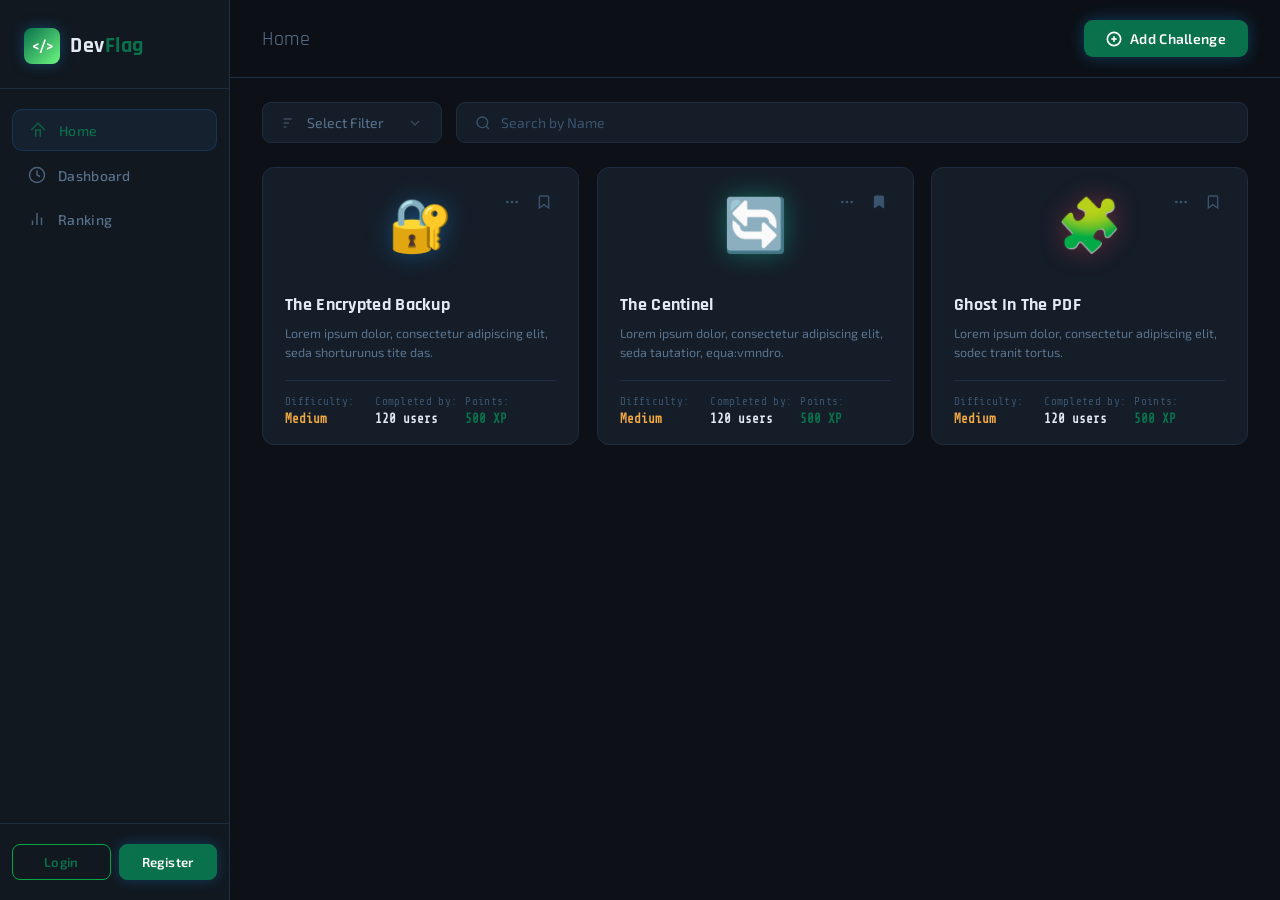
<file: index.html>
<!DOCTYPE html>
<html lang="es">
<head>
  <meta charset="UTF-8" />
  <meta name="viewport" content="width=device-width, initial-scale=1.0"/>
  <title>DevFlag – Home</title>
  <link href="https://fonts.googleapis.com/css2?family=Share+Tech+Mono&family=Rajdhani:wght@400;500;600;700&family=Exo+2:wght@300;400;600;700&display=swap" rel="stylesheet"/>
  <link rel="stylesheet" href="styles.css"/>
</head>
<body>

  <aside class="sidebar">
    <div class="sidebar-logo">
      <div class="logo-icon">&lt;/&gt;</div>
      <div class="logo-text">Dev<span>Flag</span></div>
    </div>

    <nav class="nav">
      <a href="index.html" class="nav-item active">
        <svg class="nav-icon" fill="none" stroke="currentColor" stroke-width="2" viewBox="0 0 24 24">
          <path d="M3 12L12 3l9 9"/><path d="M9 21V12h6v9"/>
        </svg>
        Home
      </a>
      <a href="dashboard.html" class="nav-item">
        <svg class="nav-icon" fill="none" stroke="currentColor" stroke-width="2" viewBox="0 0 24 24">
          <circle cx="12" cy="12" r="10"/><path d="M12 6v6l4 2"/>
        </svg>
        Dashboard
      </a>
      <a href="ranking.html" class="nav-item">
        <svg class="nav-icon" fill="none" stroke="currentColor" stroke-width="2" viewBox="0 0 24 24">
          <path d="M18 20V10"/><path d="M12 20V4"/><path d="M6 20v-6"/>
        </svg>
        Ranking
      </a>
    </nav>

    <div class="sidebar-footer">
      <a href="login.html" class="btn-auth btn-login">Login</a>
      <a href="signup.html" class="btn-auth btn-register">Register</a>
    </div>
  </aside>

  <main class="main">

    <header class="topbar">
      <div class="breadcrumb">
        <span><a href="index.html" class="home-link">Home</a></span>
      </div>
      <a href="addChallenge.html" class="btn-add">
        <svg fill="none" stroke="currentColor" stroke-width="2.5" viewBox="0 0 24 24">
          <circle cx="12" cy="12" r="10"/><line x1="12" y1="8" x2="12" y2="16"/><line x1="8" y1="12" x2="16" y2="12"/>
        </svg>
        Add Challenge
      </a>
    </header>

    <div class="filters-bar">
      <div class="filter-select">
        <svg fill="none" stroke="currentColor" stroke-width="2" viewBox="0 0 24 24">
          <line x1="4" y1="6" x2="16" y2="6"/><line x1="4" y1="12" x2="12" y2="12"/><line x1="4" y1="18" x2="8" y2="18"/>
        </svg>
        Select Filter
        <svg class="chevron" fill="none" stroke="currentColor" stroke-width="2" viewBox="0 0 24 24">
          <polyline points="6 9 12 15 18 9"/>
        </svg>
      </div>
      <div class="search-box">
        <svg fill="none" stroke="currentColor" stroke-width="2" viewBox="0 0 24 24">
          <circle cx="11" cy="11" r="8"/><line x1="21" y1="21" x2="16.65" y2="16.65"/>
        </svg>
        <input type="text" placeholder="Search by Name" />
      </div>
    </div>

    <section class="cards-grid">

      <article class="card" onclick="window.location='challenge.html'" style="cursor:pointer">
        <div class="card-header">
          <div class="card-illustration"><span class="lock">🔐</span></div>
          <div class="card-actions">
            <button class="btn-icon">
              <svg fill="none" stroke="currentColor" stroke-width="2" viewBox="0 0 24 24">
                <circle cx="5" cy="12" r="1"/><circle cx="12" cy="12" r="1"/><circle cx="19" cy="12" r="1"/>
              </svg>
            </button>
            <button class="btn-icon">
              <svg fill="none" stroke="currentColor" stroke-width="2" viewBox="0 0 24 24">
                <path d="M19 21l-7-5-7 5V5a2 2 0 012-2h10a2 2 0 012 2z"/>
              </svg>
            </button>
          </div>
        </div>
        <div class="card-body">
          <div class="card-title">The Encrypted Backup</div>
          <div class="card-desc">Lorem ipsum dolor, consectetur adipiscing elit, seda shorturunus tite das.</div>
          <div class="card-meta">
            <span class="meta-label">Difficulty:</span>
            <span class="meta-label">Completed by:</span>
            <span class="meta-label">Points:</span>
            <span class="meta-value difficulty-medium">Medium</span>
            <span class="meta-value">120 users</span>
            <span class="meta-value xp">500 XP</span>
          </div>
        </div>
      </article>

      <article class="card" onclick="window.location='challenge.html'" style="cursor:pointer">
        <div class="card-header">
          <div class="card-illustration"><span class="shield">🔄</span></div>
          <div class="card-actions">
            <button class="btn-icon">
              <svg fill="none" stroke="currentColor" stroke-width="2" viewBox="0 0 24 24">
                <circle cx="5" cy="12" r="1"/><circle cx="12" cy="12" r="1"/><circle cx="19" cy="12" r="1"/>
              </svg>
            </button>
            <button class="btn-icon saved">
              <svg fill="currentColor" stroke="currentColor" stroke-width="1.5" viewBox="0 0 24 24">
                <path d="M19 21l-7-5-7 5V5a2 2 0 012-2h10a2 2 0 012 2z"/>
              </svg>
            </button>
          </div>
        </div>
        <div class="card-body">
          <div class="card-title">The Centinel</div>
          <div class="card-desc">Lorem ipsum dolor, consectetur adipiscing elit, seda tautatior, equa:vmndro.</div>
          <div class="card-meta">
            <span class="meta-label">Difficulty:</span>
            <span class="meta-label">Completed by:</span>
            <span class="meta-label">Points:</span>
            <span class="meta-value difficulty-medium">Medium</span>
            <span class="meta-value">120 users</span>
            <span class="meta-value xp">500 XP</span>
          </div>
        </div>
      </article>

      <article class="card" onclick="window.location='challenge.html'" style="cursor:pointer">
        <div class="card-header">
          <div class="card-illustration"><span class="puzzle">🧩</span></div>
          <div class="card-actions">
            <button class="btn-icon">
              <svg fill="none" stroke="currentColor" stroke-width="2" viewBox="0 0 24 24">
                <circle cx="5" cy="12" r="1"/><circle cx="12" cy="12" r="1"/><circle cx="19" cy="12" r="1"/>
              </svg>
            </button>
            <button class="btn-icon">
              <svg fill="none" stroke="currentColor" stroke-width="2" viewBox="0 0 24 24">
                <path d="M19 21l-7-5-7 5V5a2 2 0 012-2h10a2 2 0 012 2z"/>
              </svg>
            </button>
          </div>
        </div>
        <div class="card-body">
          <div class="card-title">Ghost In The PDF</div>
          <div class="card-desc">Lorem ipsum dolor, consectetur adipiscing elit, sodec tranit tortus.</div>
          <div class="card-meta">
            <span class="meta-label">Difficulty:</span>
            <span class="meta-label">Completed by:</span>
            <span class="meta-label">Points:</span>
            <span class="meta-value difficulty-medium">Medium</span>
            <span class="meta-value">120 users</span>
            <span class="meta-value xp">500 XP</span>
          </div>
        </div>
      </article>
    </section>
  </main>
</body>
</html>
</file>
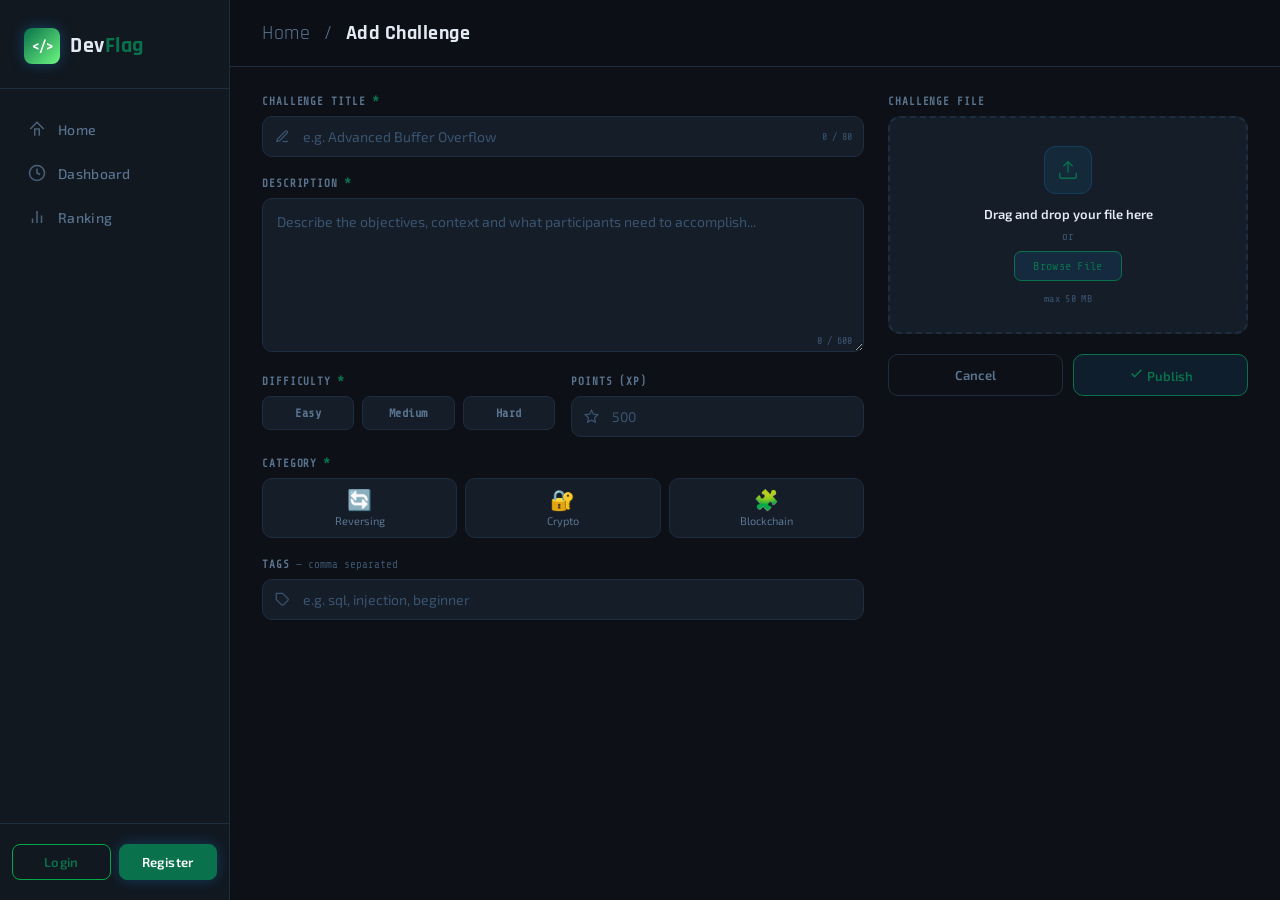
<file: addChallenge.html>
<!DOCTYPE html>
<html lang="es">
<head>
  <meta charset="UTF-8" />
  <meta name="viewport" content="width=device-width, initial-scale=1.0"/>
  <title>DevFlag – Add Challenge</title>
  <link href="https://fonts.googleapis.com/css2?family=Share+Tech+Mono&family=Rajdhani:wght@400;500;600;700&family=Exo+2:wght@300;400;600;700&display=swap" rel="stylesheet"/>
  <link rel="stylesheet" href="styles.css"/>
  <link rel="stylesheet" href="addChallenge.css"/>
</head>
<body>
  
  <aside class="sidebar">
    <div class="sidebar-logo">
      <div class="logo-icon">&lt;/&gt;</div>
      <div class="logo-text">Dev<span>Flag</span></div>
    </div>
    <nav class="nav">
      <a href="index.html" class="nav-item">
        <svg class="nav-icon" fill="none" stroke="currentColor" stroke-width="2" viewBox="0 0 24 24">
          <path d="M3 12L12 3l9 9"/><path d="M9 21V12h6v9"/>
        </svg>
        Home
      </a>
      <a href="dashboard.html" class="nav-item">
        <svg class="nav-icon" fill="none" stroke="currentColor" stroke-width="2" viewBox="0 0 24 24">
          <circle cx="12" cy="12" r="10"/><path d="M12 6v6l4 2"/>
        </svg>
        Dashboard
      </a>
      <a href="ranking.html" class="nav-item">
        <svg class="nav-icon" fill="none" stroke="currentColor" stroke-width="2" viewBox="0 0 24 24">
          <path d="M18 20V10"/><path d="M12 20V4"/><path d="M6 20v-6"/>
        </svg>
        Ranking
      </a>
    </nav>
    <div class="sidebar-footer">
      <a href="login.html" class="btn-auth btn-login">Login</a>
      <a href="signup.html" class="btn-auth btn-register">Register</a>
    </div>
  </aside>
  
  <main class="main">
    
    <header class="topbar">
      <div class="breadcrumb">
        <a href="index.html" class="home-link">Home</a>
        <span class="breadcrumb-sep">/</span>
        <strong>Add Challenge</strong>
      </div>
    </header>
    
    <div class="form-layout">
      
      <div class="form-col form-col--main">
        
        <div class="ac-section" style="animation-delay:0.05s">
          <label class="ac-label" for="ch-title">
            Challenge Title
            <span class="ac-required">*</span>
          </label>
          <div class="ac-input-wrap">
            <svg fill="none" stroke="currentColor" stroke-width="2" viewBox="0 0 24 24">
              <path d="M12 20h9"/><path d="M16.5 3.5a2.121 2.121 0 013 3L7 19l-4 1 1-4L16.5 3.5z"/>
            </svg>
            <input type="text" id="ch-title" name="title"
            placeholder="e.g. Advanced Buffer Overflow"
            maxlength="80" required />
            <span class="char-counter" id="title-counter">0 / 80</span>
          </div>
        </div>
        
        <div class="ac-section" style="animation-delay:0.10s">
          <label class="ac-label" for="ch-desc">
            Description
            <span class="ac-required">*</span>
          </label>
          <div class="ac-textarea-wrap">
            <textarea id="ch-desc" name="description" rows="5" maxlength="600" required
            placeholder="Describe the objectives, context and what participants need to accomplish..."></textarea>
            <span class="char-counter textarea-counter" id="desc-counter">0 / 600</span>
          </div>
        </div>
        
        <div class="ac-row" style="animation-delay:0.15s">
          
          <div class="ac-section">
            <label class="ac-label">
              Difficulty
              <span class="ac-required">*</span>
            </label>
            <div class="pill-group" id="difficulty-group">
              <input type="radio" name="difficulty" id="diff-easy" value="easy">
              <label for="diff-easy" class="pill pill--easy">Easy</label>
              
              <input type="radio" name="difficulty" id="diff-medium" value="medium">
              <label for="diff-medium" class="pill pill--medium">Medium</label>
              
              <input type="radio" name="difficulty" id="diff-hard" value="hard">
              <label for="diff-hard" class="pill pill--hard">Hard</label>
            </div>
            <input type="hidden" id="difficulty-val" name="difficulty"/>
          </div>
          
          <div class="ac-section">
            <label class="ac-label" for="ch-points">Points (XP)</label>
            <div class="ac-input-wrap">
              <svg fill="none" stroke="currentColor" stroke-width="2" viewBox="0 0 24 24">
                <polygon points="12 2 15.09 8.26 22 9.27 17 14.14 18.18 21.02 12 17.77 5.82 21.02 7 14.14 2 9.27 8.91 8.26 12 2"/>
              </svg>
              <input type="number" id="ch-points" name="points"
              placeholder="500" min="50" max="5000" step="50"/>
            </div>
          </div>
          
        </div>
        
        <div class="ac-section" style="animation-delay:0.20s">
          <label class="ac-label">
            Category
            <span class="ac-required">*</span>
          </label>
          <div class="category-grid">
            <input type="radio" name="category" id="cat-reversing">
            <label for="cat-reversing" class="cat-pill"><span>🔄</span>Reversing</label>
            
            <input type="radio" name="category" id="cat-crypto">
            <label for="cat-crypto" class="cat-pill"><span>🔐</span>Crypto</label>
            
            <input type="radio" name="category" id="cat-blockchain">
            <label for="cat-blockchain" class="cat-pill"><span>🧩</span>Blockchain</label>
          </div>
          <input type="hidden" id="category-val" name="category"/>
        </div>
        
        <!-- Tags -->
        <div class="ac-section" style="animation-delay:0.25s">
          <label class="ac-label" for="ch-tags">
            Tags
            <span class="ac-label-hint">— comma separated</span>
          </label>
          <div class="ac-input-wrap">
            <svg fill="none" stroke="currentColor" stroke-width="2" viewBox="0 0 24 24">
              <path d="M20.59 13.41l-7.17 7.17a2 2 0 01-2.83 0L2 12V2h10l8.59 8.59a2 2 0 010 2.82z"/>
              <line x1="7" y1="7" x2="7.01" y2="7"/>
            </svg>
            <input type="text" id="ch-tags" name="tags"
            placeholder="e.g. sql, injection, beginner"/>
          </div>
          <div class="tag-preview" id="tag-preview"></div>
        </div>
        
      </div>
      
      <div class="form-col form-col--side">
        
        <div class="ac-section" style="animation-delay:0.10s">
          <label class="ac-label">Challenge File</label>
          <div class="dropzone" id="dropzone"
          ondragover="onDragOver(event)"
          ondragleave="onDragLeave(event)"
          ondrop="onDrop(event)">
          
          <div class="dropzone-inner" id="dropzone-inner">
            <div class="dropzone-icon">
              <svg fill="none" stroke="currentColor" stroke-width="1.5" viewBox="0 0 24 24">
                <path d="M21 15v4a2 2 0 01-2 2H5a2 2 0 01-2-2v-4"/>
                <polyline points="17 8 12 3 7 8"/>
                <line x1="12" y1="3" x2="12" y2="15"/>
              </svg>
            </div>
            <p class="dropzone-text">Drag and drop your file here</p>
            <p class="dropzone-sub">or</p>
            <label class="btn-browse" for="file-input">Browse File</label>
            <input type="file" id="file-input" name="challengeFile"
            accept=".zip,.tar,.gz,.pdf,.md,.txt,.py,.js,.java,.c,.cpp"
            style="display:none"
            onchange="onFileSelect(this)"/>
            <p class="dropzone-hint">max 50 MB</p>
          </div>
          
          <div class="file-selected" id="file-selected" style="display:none">
            <div class="file-icon">📄</div>
            <div class="file-info">
              <span class="file-name" id="file-name"></span>
              <span class="file-size" id="file-size"></span>
            </div>
            <button type="button" class="btn-remove-file" onclick="removeFile()" aria-label="Remove">
              <svg fill="none" stroke="currentColor" stroke-width="2" viewBox="0 0 24 24">
                <line x1="18" y1="6" x2="6" y2="18"/><line x1="6" y1="6" x2="18" y2="18"/>
              </svg>
            </button>
          </div>
          
        </div>
      </div>
      
      <div class="ac-actions" style="animation-delay:0.30s">
        <a href="index.html" class="btn-cancel">Cancel</a>
        <button type="button" class="btn-publish" onclick="publish()">
          <svg fill="none" stroke="currentColor" stroke-width="2.5" viewBox="0 0 24 24">
            <polyline points="20 6 9 17 4 12"/>
          </svg>
          Publish
        </button>
      </div>
      
    </div>
  </div>
</main>
</body>
</html>
</file>
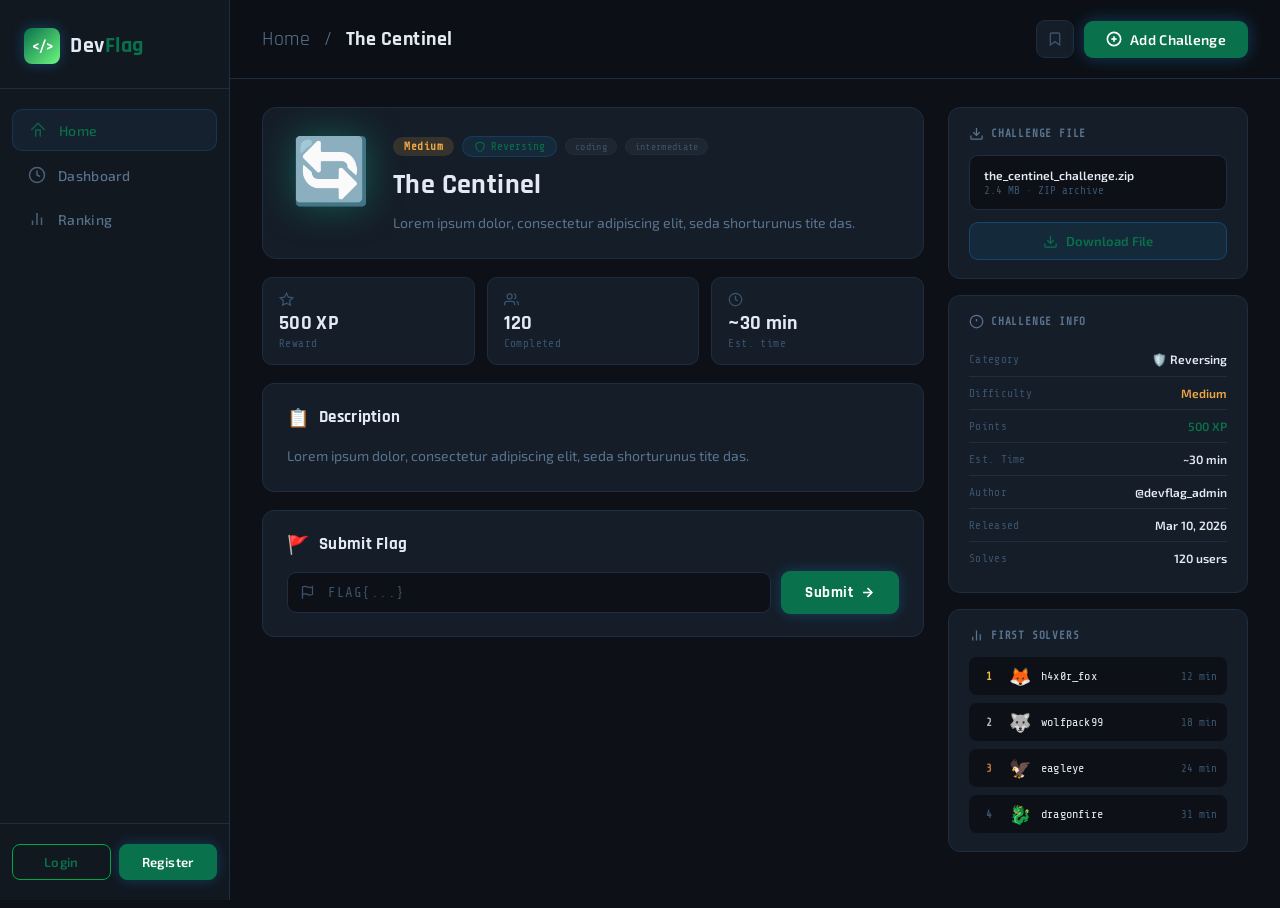
<file: challenge.html>
<!DOCTYPE html>
<html lang="es">
<head>
  <meta charset="UTF-8" />
  <meta name="viewport" content="width=device-width, initial-scale=1.0"/>
  <title>DevFlag – Advanced SQL Injection</title>
  <link href="https://fonts.googleapis.com/css2?family=Share+Tech+Mono&family=Rajdhani:wght@400;500;600;700&family=Exo+2:wght@300;400;600;700&display=swap" rel="stylesheet"/>
  <link rel="stylesheet" href="styles.css"/>
  <link rel="stylesheet" href="challenge.css"/>
</head>
<body>
  
  <aside class="sidebar">
    <div class="sidebar-logo">
      <div class="logo-icon">&lt;/&gt;</div>
      <div class="logo-text">Dev<span>Flag</span></div>
    </div>
    <nav class="nav">
      <a href="index.html" class="nav-item active">
        <svg class="nav-icon" fill="none" stroke="currentColor" stroke-width="2" viewBox="0 0 24 24">
          <path d="M3 12L12 3l9 9"/><path d="M9 21V12h6v9"/>
        </svg>
        Home
      </a>
      <a href="dashboard.html" class="nav-item">
        <svg class="nav-icon" fill="none" stroke="currentColor" stroke-width="2" viewBox="0 0 24 24">
          <circle cx="12" cy="12" r="10"/><path d="M12 6v6l4 2"/>
        </svg>
        Dashboard
      </a>
      <a href="ranking.html" class="nav-item">
        <svg class="nav-icon" fill="none" stroke="currentColor" stroke-width="2" viewBox="0 0 24 24">
          <path d="M18 20V10"/><path d="M12 20V4"/><path d="M6 20v-6"/>
        </svg>
        Ranking
      </a>
    </nav>
    <div class="sidebar-footer">
      <a href="login.html" class="btn-auth btn-login">Login</a>
      <a href="signup.html" class="btn-auth btn-register">Register</a>
    </div>
  </aside>
  
  <main class="main">
    
    <header class="topbar">
      <div class="breadcrumb">
        <a href="index.html" class="home-link">Home</a>
        <span class="breadcrumb-sep">/</span>
        <strong>The Centinel</strong>
      </div>
      <div class="topbar-actions">
        <button class="btn-bookmark" id="btn-bookmark" onclick="toggleBookmark()" aria-label="Save challenge">
          <svg fill="none" stroke="currentColor" stroke-width="2" viewBox="0 0 24 24">
            <path d="M19 21l-7-5-7 5V5a2 2 0 012-2h10a2 2 0 012 2z"/>
          </svg>
        </button>
        <a href="addChallenge.html" class="btn-add">
          <svg fill="none" stroke="currentColor" stroke-width="2.5" viewBox="0 0 24 24">
            <circle cx="12" cy="12" r="10"/><line x1="12" y1="8" x2="12" y2="16"/><line x1="8" y1="12" x2="16" y2="12"/>
          </svg>
          Add Challenge
        </a>
      </div>
    </header>
    
    <div class="detail-layout">
      
      <div class="detail-main">
        
        <div class="challenge-hero" style="animation-delay:0.04s">
          <div class="hero-illus">🔄</div>
          <div class="hero-body">
            <div class="hero-meta-top">
              <span class="diff-badge diff-badge--medium">Medium</span>
              <span class="cat-badge">
                <svg fill="none" stroke="currentColor" stroke-width="2" viewBox="0 0 24 24" width="12" height="12">
                  <path d="M12 22s8-4 8-10V5l-8-3-8 3v7c0 6 8 10 8 10z"/>
                </svg>
                Reversing
              </span>
              <span class="tag-chip">coding</span>
              <span class="tag-chip">intermediate</span>
            </div>
            <h1 class="hero-title">The Centinel</h1>
            <p class="hero-subtitle">Lorem ipsum dolor, consectetur adipiscing elit, seda shorturunus tite das.</p>
          </div>
        </div>
        
        <div class="stats-row" style="animation-delay:0.08s">
          <div class="stat-chip">
            <svg fill="none" stroke="currentColor" stroke-width="2" viewBox="0 0 24 24">
              <polygon points="12 2 15.09 8.26 22 9.27 17 14.14 18.18 21.02 12 17.77 5.82 21.02 7 14.14 2 9.27 8.91 8.26 12 2"/>
            </svg>
            <span class="stat-chip-val">500 XP</span>
            <span class="stat-chip-label">Reward</span>
          </div>
          <div class="stat-chip">
            <svg fill="none" stroke="currentColor" stroke-width="2" viewBox="0 0 24 24">
              <path d="M17 21v-2a4 4 0 00-4-4H5a4 4 0 00-4 4v2"/><circle cx="9" cy="7" r="4"/>
              <path d="M23 21v-2a4 4 0 00-3-3.87"/><path d="M16 3.13a4 4 0 010 7.75"/>
            </svg>
            <span class="stat-chip-val">120</span>
            <span class="stat-chip-label">Completed</span>
          </div>
          <div class="stat-chip">
            <svg fill="none" stroke="currentColor" stroke-width="2" viewBox="0 0 24 24">
              <circle cx="12" cy="12" r="10"/><polyline points="12 6 12 12 16 14"/>
            </svg>
            <span class="stat-chip-val">~30 min</span>
            <span class="stat-chip-label">Est. time</span>
          </div>
        </div>
        
        <div class="detail-section" style="animation-delay:0.12s">
          <div class="section-header">
            <span class="section-icon">📋</span>
            <h2 class="section-title">Description</h2>
          </div>
          <div class="section-body prose">
            <p>Lorem ipsum dolor, consectetur adipiscing elit, seda shorturunus tite das.</p>
          </div>
        </div>
        
        <div class="detail-section" style="animation-delay:0.20s">
          <div class="section-header">
            <span class="section-icon">🚩</span>
            <h2 class="section-title">Submit Flag</h2>
          </div>
          <div class="flag-form">
            <div class="flag-input-wrap">
              <svg fill="none" stroke="currentColor" stroke-width="2" viewBox="0 0 24 24">
                <path d="M4 15s1-1 4-1 5 2 8 2 4-1 4-1V3s-1 1-4 1-5-2-8-2-4 1-4 1z"/><line x1="4" y1="22" x2="4" y2="15"/>
              </svg>
              <input type="text" id="flag-input" placeholder="FLAG{...}" spellcheck="false" autocomplete="off"/>
            </div>
            <button class="btn-submit-flag" onclick="submitFlag()">
              Submit
              <svg fill="none" stroke="currentColor" stroke-width="2.5" viewBox="0 0 24 24">
                <line x1="5" y1="12" x2="19" y2="12"/><polyline points="12 5 19 12 12 19"/>
              </svg>
            </button>
          </div>
        </div>
        
      </div>
      
      <aside class="detail-side">
        
        <!-- File download -->
        <div class="side-panel" style="animation-delay:0.08s">
          <div class="side-panel-title">
            <svg fill="none" stroke="currentColor" stroke-width="2" viewBox="0 0 24 24" width="15" height="15">
              <path d="M21 15v4a2 2 0 01-2 2H5a2 2 0 01-2-2v-4"/>
              <polyline points="7 10 12 15 17 10"/>
              <line x1="12" y1="15" x2="12" y2="3"/>
            </svg>
            Challenge File
          </div>
          <div class="file-card">
            <div class="file-card-info">
              <span class="file-card-name">the_centinel_challenge.zip</span>
              <span class="file-card-meta">2.4 MB · ZIP archive</span>
            </div>
          </div>
          <a href="#" class="btn-download" download>
            <svg fill="none" stroke="currentColor" stroke-width="2" viewBox="0 0 24 24">
              <path d="M21 15v4a2 2 0 01-2 2H5a2 2 0 01-2-2v-4"/>
              <polyline points="7 10 12 15 17 10"/>
              <line x1="12" y1="15" x2="12" y2="3"/>
            </svg>
            Download File
          </a>
        </div>
        
        <!-- Challenge info -->
        <div class="side-panel" style="animation-delay:0.12s">
          <div class="side-panel-title">
            <svg fill="none" stroke="currentColor" stroke-width="2" viewBox="0 0 24 24" width="15" height="15">
              <circle cx="12" cy="12" r="10"/><line x1="12" y1="8" x2="12" y2="12"/><line x1="12" y1="16" x2="12.01" y2="16"/>
            </svg>
            Challenge Info
          </div>
          <ul class="info-list">
            <li class="info-row">
              <span class="info-key">Category</span>
              <span class="info-val">🛡️ Reversing</span>
            </li>
            <li class="info-row">
              <span class="info-key">Difficulty</span>
              <span class="info-val diff-medium">Medium</span>
            </li>
            <li class="info-row">
              <span class="info-key">Points</span>
              <span class="info-val xp-val">500 XP</span>
            </li>
            <li class="info-row">
              <span class="info-key">Est. Time</span>
              <span class="info-val">~30 min</span>
            </li>
            <li class="info-row">
              <span class="info-key">Author</span>
              <span class="info-val">@devflag_admin</span>
            </li>
            <li class="info-row">
              <span class="info-key">Released</span>
              <span class="info-val">Mar 10, 2026</span>
            </li>
            <li class="info-row">
              <span class="info-key">Solves</span>
              <span class="info-val">120 users</span>
            </li>
          </ul>
        </div>
        
        <!-- Top solvers -->
        <div class="side-panel" style="animation-delay:0.16s">
          <div class="side-panel-title">
            <svg fill="none" stroke="currentColor" stroke-width="2" viewBox="0 0 24 24" width="15" height="15">
              <path d="M18 20V10"/><path d="M12 20V4"/><path d="M6 20v-6"/>
            </svg>
            First Solvers
          </div>
          <ul class="solvers-list">
            <li class="solver-row">
              <span class="solver-rank rank-1">1</span>
              <span class="solver-avatar">🦊</span>
              <span class="solver-name">h4x0r_fox</span>
              <span class="solver-time">12 min</span>
            </li>
            <li class="solver-row">
              <span class="solver-rank rank-2">2</span>
              <span class="solver-avatar">🐺</span>
              <span class="solver-name">wolfpack99</span>
              <span class="solver-time">18 min</span>
            </li>
            <li class="solver-row">
              <span class="solver-rank rank-3">3</span>
              <span class="solver-avatar">🦅</span>
              <span class="solver-name">eagleye</span>
              <span class="solver-time">24 min</span>
            </li>
            <li class="solver-row">
              <span class="solver-rank">4</span>
              <span class="solver-avatar">🐉</span>
              <span class="solver-name">dragonfire</span>
              <span class="solver-time">31 min</span>
            </li>
          </ul>
        </div>
        
      </aside>
      
    </div>
    
  </main>
</body>
</html>
</file>
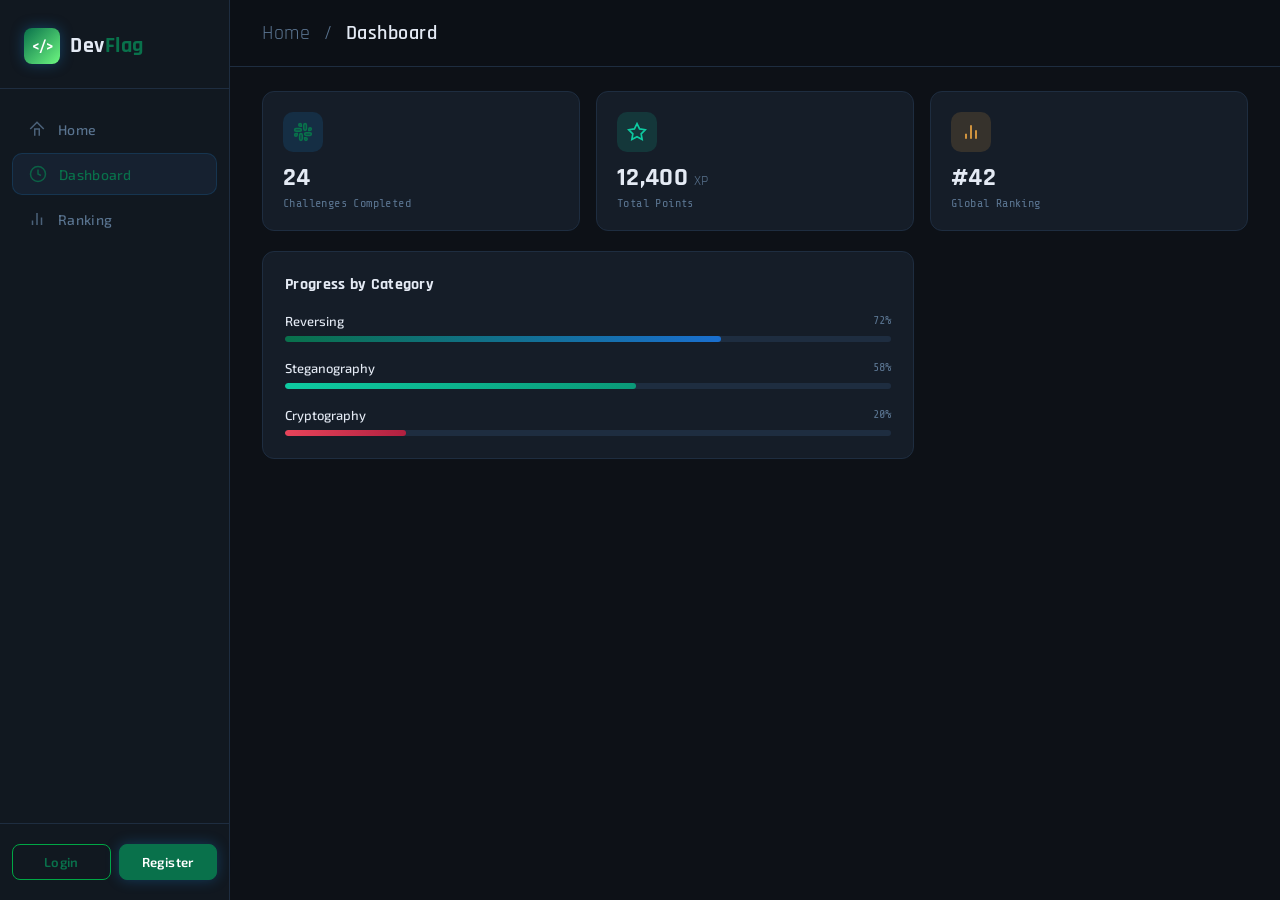
<file: dashboard.html>
<!DOCTYPE html>
<html lang="es">
<head>
  <meta charset="UTF-8" />
  <meta name="viewport" content="width=device-width, initial-scale=1.0"/>
  <title>DevFlag – Dashboard</title>
  <link href="https://fonts.googleapis.com/css2?family=Share+Tech+Mono&family=Rajdhani:wght@400;500;600;700&family=Exo+2:wght@300;400;600;700&display=swap" rel="stylesheet"/>
  <link rel="stylesheet" href="styles.css"/>
  <link rel="stylesheet" href="dashboard.css"/>
</head>
<body>

  <aside class="sidebar">
    <div class="sidebar-logo">
      <div class="logo-icon">&lt;/&gt;</div>
      <div class="logo-text">Dev<span>Flag</span></div>
    </div>

    <nav class="nav">
      <a href="index.html" class="nav-item">
        <svg class="nav-icon" fill="none" stroke="currentColor" stroke-width="2" viewBox="0 0 24 24">
          <path d="M3 12L12 3l9 9"/><path d="M9 21V12h6v9"/>
        </svg>
        Home
      </a>
      <a href="dashboard.html" class="nav-item active">
        <svg class="nav-icon" fill="none" stroke="currentColor" stroke-width="2" viewBox="0 0 24 24">
          <circle cx="12" cy="12" r="10"/><path d="M12 6v6l4 2"/>
        </svg>
        Dashboard
      </a>
      <a href="ranking.html" class="nav-item">
        <svg class="nav-icon" fill="none" stroke="currentColor" stroke-width="2" viewBox="0 0 24 24">
          <path d="M18 20V10"/><path d="M12 20V4"/><path d="M6 20v-6"/>
        </svg>
        Ranking
      </a>
    </nav>

    <div class="sidebar-footer">
      <a href="login.html" class="btn-auth btn-login">Login</a>
      <a href="signup.html" class="btn-auth btn-register">Register</a>
    </div>
  </aside>

  <main class="main">

    <header class="topbar">
      <div class="breadcrumb">
        <a href="index.html" class="home-link">Home</a>
        <span class="breadcrumb-sep">/</span>
        <strong>Dashboard</strong>
      </div>
    </header>

    <div class="dash-stats">

      <div class="stat-card">
        <div class="stat-icon stat-icon--blue">
          <svg fill="none" stroke="currentColor" stroke-width="2" viewBox="0 0 24 24">
            <path d="M14.5 10c-.83 0-1.5-.67-1.5-1.5v-5c0-.83.67-1.5 1.5-1.5s1.5.67 1.5 1.5v5c0 .83-.67 1.5-1.5 1.5z"/>
            <path d="M20.5 10H19V8.5c0-.83.67-1.5 1.5-1.5s1.5.67 1.5 1.5-.67 1.5-1.5 1.5z"/>
            <path d="M9.5 14c.83 0 1.5.67 1.5 1.5v5c0 .83-.67 1.5-1.5 1.5S8 21.33 8 20.5v-5c0-.83.67-1.5 1.5-1.5z"/>
            <path d="M3.5 14H5v1.5c0 .83-.67 1.5-1.5 1.5S2 16.33 2 15.5 2.67 14 3.5 14z"/>
            <path d="M14 14.5c0-.83.67-1.5 1.5-1.5h5c.83 0 1.5.67 1.5 1.5s-.67 1.5-1.5 1.5h-5c-.83 0-1.5-.67-1.5-1.5z"/>
            <path d="M15.5 19H14v1.5c0 .83.67 1.5 1.5 1.5s1.5-.67 1.5-1.5-.67-1.5-1.5-1.5z"/>
            <path d="M10 9.5C10 8.67 9.33 8 8.5 8h-5C2.67 8 2 8.67 2 9.5S2.67 11 3.5 11h5c.83 0 1.5-.67 1.5-1.5z"/>
            <path d="M8.5 5H10V3.5C10 2.67 9.33 2 8.5 2S7 2.67 7 3.5 7.67 5 8.5 5z"/>
          </svg>
        </div>
        <div class="stat-info">
          <div class="stat-value">24</div>
          <div class="stat-label">Challenges Completed</div>
        </div>
      </div>

      <div class="stat-card">
        <div class="stat-icon stat-icon--green">
          <svg fill="none" stroke="currentColor" stroke-width="2" viewBox="0 0 24 24">
            <polygon points="12 2 15.09 8.26 22 9.27 17 14.14 18.18 21.02 12 17.77 5.82 21.02 7 14.14 2 9.27 8.91 8.26 12 2"/>
          </svg>
        </div>
        <div class="stat-info">
          <div class="stat-value">12,400 <span class="stat-unit">XP</span></div>
          <div class="stat-label">Total Points</div>
        </div>
      </div>

      <div class="stat-card">
        <div class="stat-icon stat-icon--orange">
          <svg fill="none" stroke="currentColor" stroke-width="2" viewBox="0 0 24 24">
            <path d="M18 20V10"/><path d="M12 20V4"/><path d="M6 20v-6"/>
          </svg>
        </div>
        <div class="stat-info">
          <div class="stat-value">#42</div>
          <div class="stat-label">Global Ranking</div>
        </div>
      </div>
    </div>

    <div class="dash-grid"> 
        <div class="dash-panel">
        <div class="panel-header">
          <span class="panel-title">Progress by Category</span>
        </div>
        <ul class="progress-list">
          <li class="progress-item">
            <div class="progress-top">
              <span class="progress-label">Reversing</span>
              <span class="progress-pct">72%</span>
            </div>
            <div class="progress-track">
              <div class="progress-bar progress-bar--blue" style="width: 72%"></div>
            </div>
          </li>
          <li class="progress-item">
            <div class="progress-top">
              <span class="progress-label">Steganography</span>
              <span class="progress-pct">58%</span>
            </div>
            <div class="progress-track">
              <div class="progress-bar progress-bar--green" style="width: 58%"></div>
            </div>
          </li>
          <li class="progress-item">
            <div class="progress-top">
              <span class="progress-label">Cryptography</span>
              <span class="progress-pct">20%</span>
            </div>
            <div class="progress-track">
              <div class="progress-bar progress-bar--red" style="width: 20%"></div>
            </div>
        </li>
        </ul>
      </div>
        </div>
      </div>
    </div>
  </main>
</body>
</html>
</file>
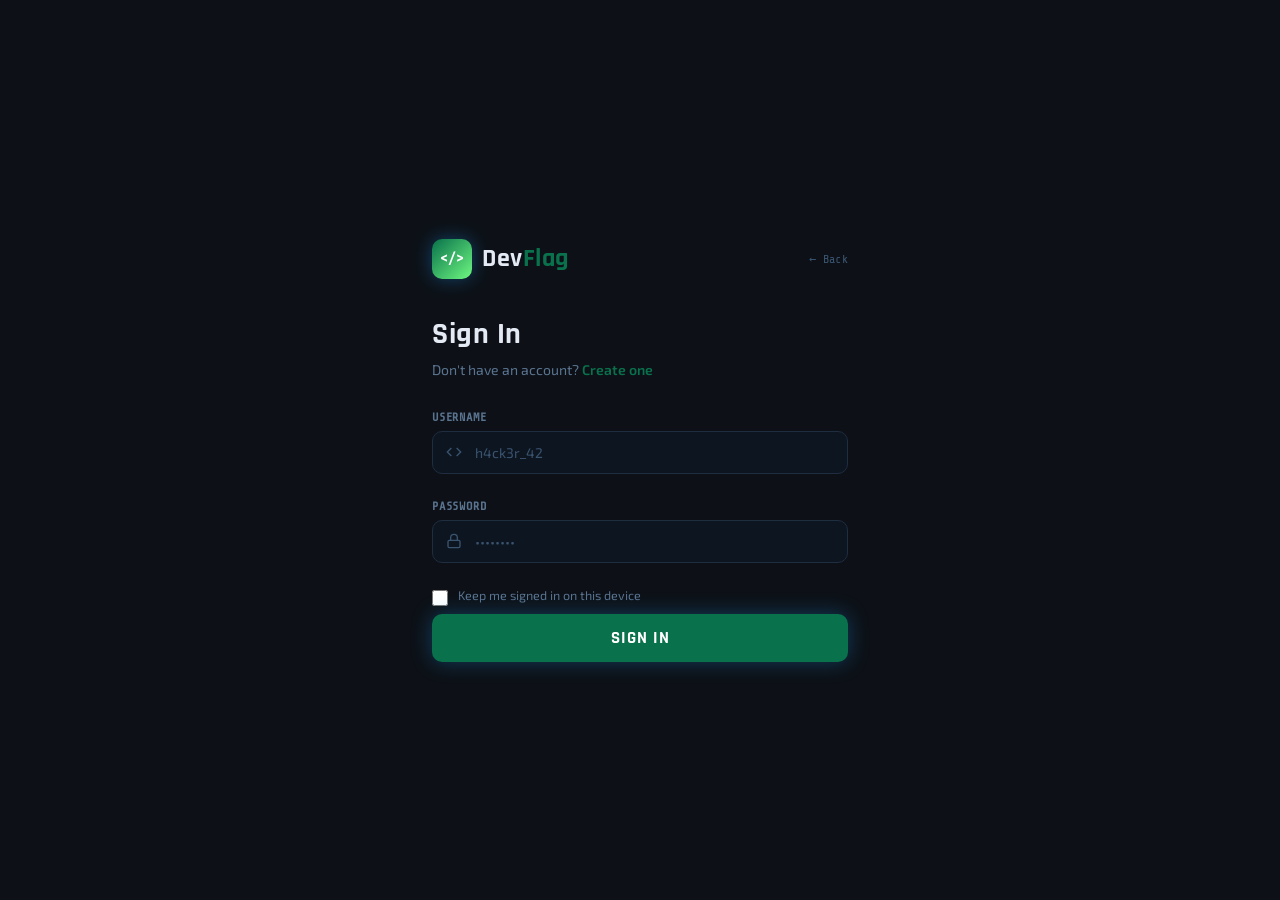
<file: login.html>
<!DOCTYPE html>
<html lang="es">
<head>
  <meta charset="UTF-8" />
  <meta name="viewport" content="width=device-width, initial-scale=1.0"/>
  <title>DevFlag – Login</title>
  <link href="https://fonts.googleapis.com/css2?family=Share+Tech+Mono&family=Rajdhani:wght@400;500;600;700&family=Exo+2:wght@300;400;600;700&display=swap" rel="stylesheet"/>
  <link rel="stylesheet" href="auth.css"/>
</head>
<body>

  <div class="bg-grid"></div>
  <div class="bg-glow bg-glow-left"></div>
  <div class="bg-glow bg-glow-right"></div>

  <div class="auth-wrapper">

    <div class="auth-form-wrap">

      <div class="mobile-logo">
        <div class="logo-icon">&lt;/&gt;</div>
        <div class="logo-text">Dev<span>Flag</span></div>
        <a class ="btn-back "href="index.html">← Back</a>
      </div>

      <div class="auth-header">
        <h1>Sign In</h1> 
        <p>Don't have an account? <a href="signup.html">Create one</a></p>
      </div>
      <form action="#" method="post" onsubmit="return false;">
        <div class="form-group">
          <label for="username">Username</label>
          <div class="input-wrap">
            <input type="text" id="username" name="username" placeholder="h4ck3r_42" autocomplete="username" required />
            <svg fill="none" stroke="currentColor" stroke-width="2" viewBox="0 0 24 24">
              <polyline points="16 18 22 12 16 6"/>
              <polyline points="8 6 2 12 8 18"/>
            </svg>
          </div>
        </div>

        <div class="form-group">
          <label for="password">Password</label>
          <div class="input-wrap has-toggle">
            <input type="password" id="password" name="password" placeholder="••••••••" autocomplete="current-password" required />
            <svg fill="none" stroke="currentColor" stroke-width="2" viewBox="0 0 24 24">
              <rect x="3" y="11" width="18" height="11" rx="2" ry="2"/>
              <path d="M7 11V7a5 5 0 0110 0v4"/>
            </svg>
          </div>
        </div>

        <div class="form-group checkbox-group">
          <input type="checkbox" id="remember" name="remember" />
          <label for="remember">Keep me signed in on this device</label>
        </div>

        <button type="submit" class="btn-submit">SIGN IN</button>
      </form>
</body>
</html>
</file>
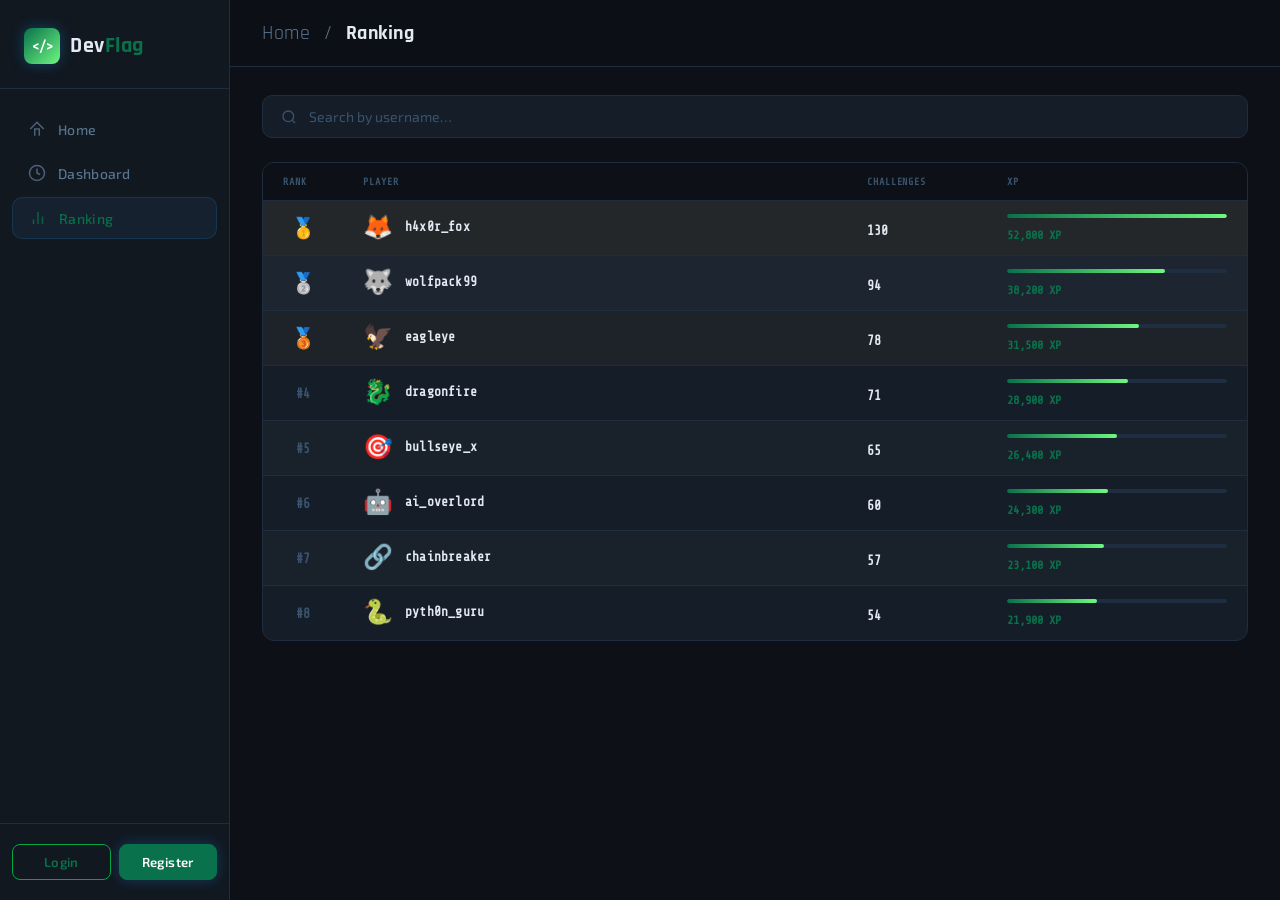
<file: ranking.html>
<!DOCTYPE html>
<html lang="es">
<head>
  <meta charset="UTF-8" />
  <meta name="viewport" content="width=device-width, initial-scale=1.0"/>
  <title>DevFlag – Ranking</title>
  <link href="https://fonts.googleapis.com/css2?family=Share+Tech+Mono&family=Rajdhani:wght@400;500;600;700&family=Exo+2:wght@300;400;600;700&display=swap" rel="stylesheet"/>
  <link rel="stylesheet" href="styles.css"/>
  <link rel="stylesheet" href="ranking.css"/>
</head>
<body>

  <aside class="sidebar">
    <div class="sidebar-logo">
      <div class="logo-icon">&lt;/&gt;</div>
      <div class="logo-text">Dev<span>Flag</span></div>
    </div>
    <nav class="nav">
      <a href="index.html" class="nav-item">
        <svg class="nav-icon" fill="none" stroke="currentColor" stroke-width="2" viewBox="0 0 24 24">
          <path d="M3 12L12 3l9 9"/><path d="M9 21V12h6v9"/>
        </svg>
        Home
      </a>
      <a href="dashboard.html" class="nav-item">
        <svg class="nav-icon" fill="none" stroke="currentColor" stroke-width="2" viewBox="0 0 24 24">
          <circle cx="12" cy="12" r="10"/><path d="M12 6v6l4 2"/>
        </svg>
        Dashboard
      </a>
      <a href="ranking.html" class="nav-item active">
        <svg class="nav-icon" fill="none" stroke="currentColor" stroke-width="2" viewBox="0 0 24 24">
          <path d="M18 20V10"/><path d="M12 20V4"/><path d="M6 20v-6"/>
        </svg>
        Ranking
      </a>
    </nav>
    <div class="sidebar-footer">
      <a href="login.html" class="btn-auth btn-login">Login</a>
      <a href="signup.html" class="btn-auth btn-register">Register</a>
    </div>
  </aside>

  <main class="main">

    <header class="topbar">
      <div class="breadcrumb">
        <a href="index.html" class="home-link">Home</a>
        <span class="breadcrumb-sep">/</span>
        <strong>Ranking</strong>
      </div>
    </header>

    <div class="ranking-wrap">
      <div class="search-wrap">
        <label class="search-box" for="search-input">
          <svg fill="none" stroke="currentColor" stroke-width="2" viewBox="0 0 24 24">
            <circle cx="11" cy="11" r="8"/><line x1="21" y1="21" x2="16.65" y2="16.65"/>
          </svg>
          <input type="search" id="search-input" placeholder="Search by username…" />
        </label>
      </div>

      <div class="ranking-table-wrap">
        <table class="ranking-table">
          <thead>
            <tr>
              <th class="col-rank">Rank</th>
              <th class="col-user">Player</th>
              <th class="col-solves">Challenges</th>
              <th class="col-xp">XP</th>
            </tr>
          </thead>
          <tbody>

            <tr class="rank-row row-gold">
              <td class="col-rank"><span class="rank-label">🥇</span></td>
              <td class="col-user"><span class="player-avatar">🦊</span><span class="player-name">h4x0r_fox</span></td>
              <td class="col-solves"><span class="solves-val">130</span></td>
              <td class="col-xp">
                <span class="xp-bar-wrap"><span class="xp-bar" style="--pct:100%"></span></span>
                <span class="xp-val">52,800 XP</span>
              </td>
            </tr>

            <tr class="rank-row row-silver">
              <td class="col-rank"><span class="rank-label">🥈</span></td>
              <td class="col-user"><span class="player-avatar">🐺</span><span class="player-name">wolfpack99</span></td>
              <td class="col-solves"><span class="solves-val">94</span></td>
              <td class="col-xp">
                <span class="xp-bar-wrap"><span class="xp-bar" style="--pct:72%"></span></span>
                <span class="xp-val">38,200 XP</span>
              </td>
            </tr>

            <tr class="rank-row row-bronze">
              <td class="col-rank"><span class="rank-label">🥉</span></td>
              <td class="col-user"><span class="player-avatar">🦅</span><span class="player-name">eagleye</span></td>
              <td class="col-solves"><span class="solves-val">78</span></td>
              <td class="col-xp">
                <span class="xp-bar-wrap"><span class="xp-bar" style="--pct:60%"></span></span>
                <span class="xp-val">31,500 XP</span>
              </td>
            </tr>

            <tr class="rank-row">
              <td class="col-rank"><span class="rank-label">#4</span></td>
              <td class="col-user"><span class="player-avatar">🐉</span><span class="player-name">dragonfire</span></td>
              <td class="col-solves"><span class="solves-val">71</span></td>
              <td class="col-xp">
                <span class="xp-bar-wrap"><span class="xp-bar" style="--pct:55%"></span></span>
                <span class="xp-val">28,900 XP</span>
              </td>
            </tr>

            <tr class="rank-row row-even">
              <td class="col-rank"><span class="rank-label">#5</span></td>
              <td class="col-user"><span class="player-avatar">🎯</span><span class="player-name">bullseye_x</span></td>
              <td class="col-solves"><span class="solves-val">65</span></td>
              <td class="col-xp">
                <span class="xp-bar-wrap"><span class="xp-bar" style="--pct:50%"></span></span>
                <span class="xp-val">26,400 XP</span>
              </td>
            </tr>

            <tr class="rank-row">
              <td class="col-rank"><span class="rank-label">#6</span></td>
              <td class="col-user"><span class="player-avatar">🤖</span><span class="player-name">ai_overlord</span></td>
              <td class="col-solves"><span class="solves-val">60</span></td>
              <td class="col-xp">
                <span class="xp-bar-wrap"><span class="xp-bar" style="--pct:46%"></span></span>
                <span class="xp-val">24,300 XP</span>
              </td>
            </tr>

            <tr class="rank-row row-even">
              <td class="col-rank"><span class="rank-label">#7</span></td>
              <td class="col-user"><span class="player-avatar">🔗</span><span class="player-name">chainbreaker</span></td>
              <td class="col-solves"><span class="solves-val">57</span></td>
              <td class="col-xp">
                <span class="xp-bar-wrap"><span class="xp-bar" style="--pct:44%"></span></span>
                <span class="xp-val">23,100 XP</span>
              </td>
            </tr>

            <tr class="rank-row">
              <td class="col-rank"><span class="rank-label">#8</span></td>
              <td class="col-user"><span class="player-avatar">🐍</span><span class="player-name">pyth0n_guru</span></td>
              <td class="col-solves"><span class="solves-val">54</span></td>
              <td class="col-xp">
                <span class="xp-bar-wrap"><span class="xp-bar" style="--pct:41%"></span></span>
                <span class="xp-val">21,900 XP</span>
              </td>
            </tr>
          </tbody>
        </table>
      </div>
    </div>
  </main>

</body>
</html>
</file>
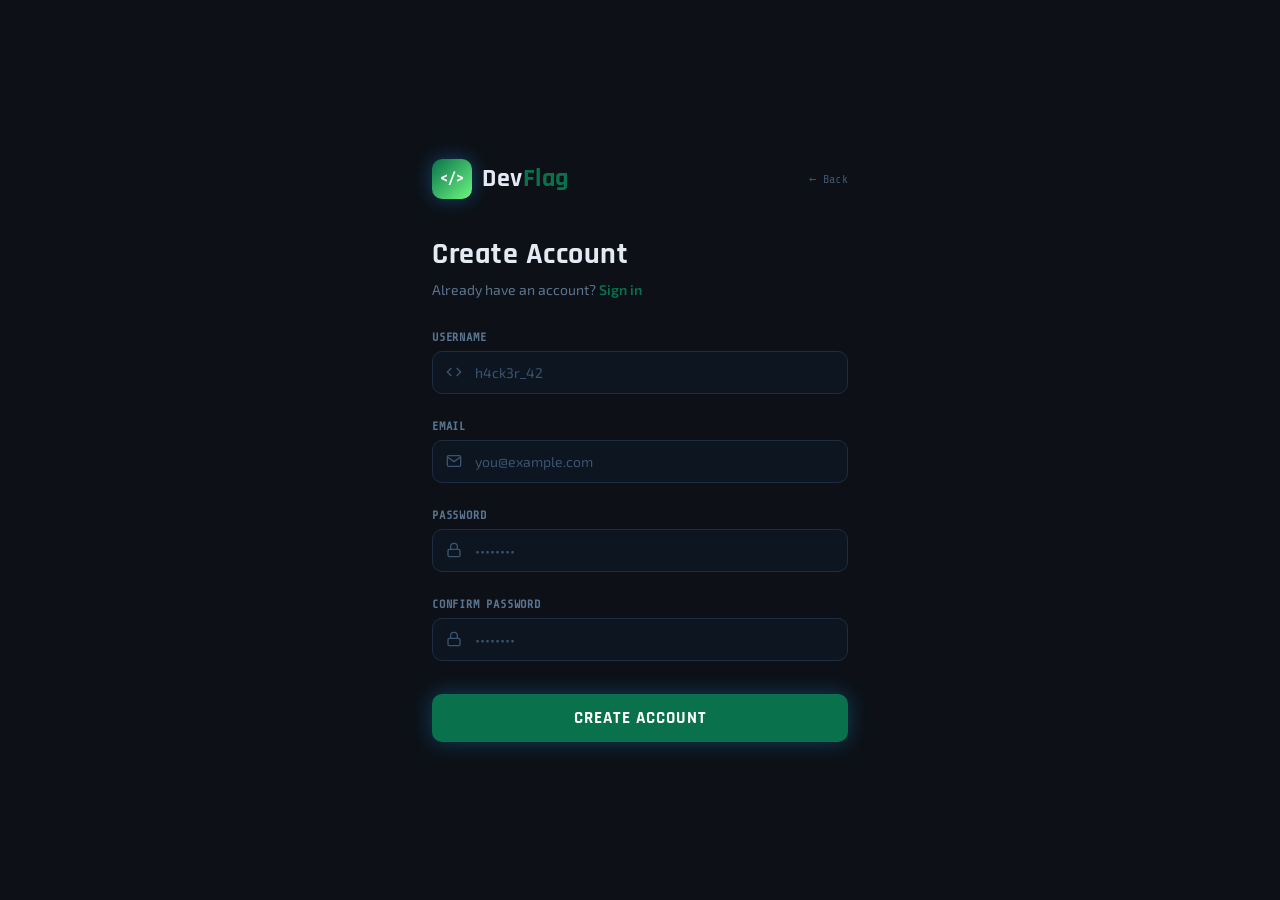
<file: signup.html>
<!DOCTYPE html>
<html lang="es">
<head>
  <meta charset="UTF-8" />
  <meta name="viewport" content="width=device-width, initial-scale=1.0"/>
  <title>DevFlag – Sign Up</title>
  <link href="https://fonts.googleapis.com/css2?family=Share+Tech+Mono&family=Rajdhani:wght@400;500;600;700&family=Exo+2:wght@300;400;600;700&display=swap" rel="stylesheet"/>
  <link rel="stylesheet" href="auth.css"/>
</head>
<body>
  <div class="bg-grid"></div>
    <div class="auth-form-wrap">

      <div class="mobile-logo">
        <div class="logo-icon">&lt;/&gt;</div>
        <div class="logo-text">Dev<span>Flag</span></div>
        <a class="btn-back" href="index.html">← Back</a>
      </div>

      <div class="auth-header">
        <h1>Create Account</h1>
        <p>Already have an account? <a href="login.html">Sign in</a></p>
      </div>

      <form action="RegisterServlet" method="post">
        
        <div class="form-group">
          <label for="username">Username</label>
          <div class="input-wrap">
            <input type="text" id="username" name="username" placeholder="h4ck3r_42" autocomplete="username" required />
            <svg fill="none" stroke="currentColor" stroke-width="2" viewBox="0 0 24 24">
              <polyline points="16 18 22 12 16 6"/>
              <polyline points="8 6 2 12 8 18"/>
            </svg>
          </div>
        </div>

        <div class="form-group">
          <label for="email">Email</label>
          <div class="input-wrap">
            <input type="email" id="email" name="email" placeholder="you@example.com" autocomplete="email" required />
            <svg fill="none" stroke="currentColor" stroke-width="2" viewBox="0 0 24 24">
              <path d="M4 4h16c1.1 0 2 .9 2 2v12c0 1.1-.9 2-2 2H4c-1.1 0-2-.9-2-2V6c0-1.1.9-2 2-2z"/>
              <polyline points="22,6 12,13 2,6"/>
            </svg>
          </div>
        </div>

        <div class="form-group">
          <label for="password">Password</label>
          <div class="input-wrap has-toggle">
            <input type="password" id="password" name="password" placeholder="••••••••"
                   autocomplete="new-password" required oninput="checkStrength(this.value)" />
            <svg fill="none" stroke="currentColor" stroke-width="2" viewBox="0 0 24 24">
              <rect x="3" y="11" width="18" height="11" rx="2" ry="2"/>
              <path d="M7 11V7a5 5 0 0110 0v4"/>
            </svg>
          </div>
        </div> <div class="form-group">
          <label for="confirm">Confirm Password</label>
          <div class="input-wrap has-toggle">
            <input type="password" id="confirm" name="confirm" placeholder="••••••••" autocomplete="new-password" required />
            <svg fill="none" stroke="currentColor" stroke-width="2" viewBox="0 0 24 24">
              <rect x="3" y="11" width="18" height="11" rx="2" ry="2"/>
              <path d="M7 11V7a5 5 0 0110 0v4"/>
            </svg>
          </div>
        </div>

        <button type="submit" class="btn-submit">CREATE ACCOUNT</button>
      </form>

    </div> </body>
</html>
</file>
<file: styles.css>
:root {
  --bg-base:      #0d1117;
  --bg-sidebar:   #111820;
  --bg-card:      #151d28;
  --bg-card-h:    #1a2536;
  --border:       #1e2d40;
  --border-glow:  #00a745;
  --accent:       #09714B;
  --accent2:      #6ef881;
  --text-primary: #e4eaf4;
  --text-muted:   #5a7490;
  --text-dim:     #3a5470;
  --badge-med:    #f0a843;
  --badge-easy:   #0ecba1;
  --badge-hard:   #e8445a;
  --nav-active-bg:#162130;
  --font-mono:    'Share Tech Mono', monospace;
  --font-ui:      'Exo 2', sans-serif;
  --font-head:    'Rajdhani', sans-serif;
  --radius:       10px;
  --sidebar-w:    230px;
}

*, *{ box-sizing: border-box; margin: 0; padding: 0; }
html, body { height: 100%; }

body {
  font-family: var(--font-ui);
  background: var(--bg-base);
  color: var(--text-primary);
  display: flex;
  min-height: 100vh;
  overflow-x: hidden;
}

.sidebar {
  width: var(--sidebar-w);
  min-height: 100vh;
  background: var(--bg-sidebar);
  border-right: 1px solid var(--border);
  display: flex;
  flex-direction: column;
  position: fixed;
  left: 0; top: 0; bottom: 0;
  z-index: 10;
}

.sidebar-logo {
  padding: 28px 24px 24px;
  display: flex;
  align-items: center;
  gap: 10px;
  border-bottom: 1px solid var(--border);
}

.logo-icon {
  width: 36px; height: 36px;
  background: linear-gradient(135deg, var(--accent), var(--accent2));
  border-radius: 8px;
  display: flex; align-items: center; justify-content: center;
  font-family: var(--font-mono);
  font-size: 13px;
  color: #fff;
  font-weight: bold;
  flex-shrink: 0;
  box-shadow: 0 0 14px rgba(26,143,227,0.35);
}

.logo-text {
  font-family: var(--font-head);
  font-size: 22px;
  font-weight: 700;
  letter-spacing: 0.5px;
}
.logo-text span { color: var(--accent); }

.nav {
  padding: 20px 12px;
  flex: 1;
  display: flex;
  flex-direction: column;
  gap: 4px;
}

.nav-item {
  display: flex;
  align-items: center;
  gap: 12px;
  padding: 11px 16px;
  border-radius: var(--radius);
  color: var(--text-muted);
  font-size: 14px;
  font-weight: 500;
  cursor: pointer;
  transition: all 0.2s;
  text-decoration: none;
  position: relative;
  letter-spacing: 0.3px;
}

.nav-item:hover {
  background: var(--nav-active-bg);
  color: var(--text-primary);
}

.nav-item.active {
  background: var(--nav-active-bg);
  color: var(--accent);
  border: 1px solid rgba(26,143,227,0.18);
}

.nav-icon {
  width: 18px; height: 18px;
  opacity: 0.8;
  flex-shrink: 0;
}

.sidebar-footer {
  padding: 20px 12px;
  border-top: 1px solid var(--border);
  display: flex;
  gap: 8px;
}

.btn-auth {
  flex: 1;
  padding: 9px 0;
  border-radius: 8px;
  font-family: var(--font-ui);
  font-size: 13px;
  font-weight: 600;
  cursor: pointer;
  transition: all 0.2s;
  letter-spacing: 0.4px;
}

.btn-login {
  text-align: center;
  background: transparent;
  border: 1px solid var(--border-glow);
  color: var(--accent);
}
.btn-login:hover { background: rgba(26,143,227,0.08); }

.btn-register {
  text-align: center;
  background: var(--accent);
  border: 1px solid var(--accent);
  color: #fff;
  box-shadow: 0 0 14px rgba(26,143,227,0.3);
}

.btn-register:hover {
  background: #0b530f;
  box-shadow: 0 0 20px #09714B;
}

.main {
  margin-left: var(--sidebar-w);
  flex: 1;
  display: flex;
  flex-direction: column;
  min-height: 100vh;
  position: relative;
  z-index: 1;
}

.topbar {
  display: flex;
  align-items: center;
  justify-content: space-between;
  padding: 20px 32px;
  border-bottom: 1px solid var(--border);
  background: rgba(13,17,23,0.85);
  backdrop-filter: blur(8px);
  position: sticky;
  top: 0;
  z-index: 5;
}

.breadcrumb {
  font-family: var(--font-head);
  font-size: 20px;
  font-weight: 600;
  letter-spacing: 0.5px;
}
.breadcrumb span { color: var(--text-muted); font-weight: 400; }
.breadcrumb strong { color: var(--text-primary); }

.btn-add {
  display: flex;
  align-items: center;
  gap: 8px;
  padding: 10px 22px;
  background: var(--accent);
  border: none;
  border-radius: 9px;
  color: #fff;
  font-family: var(--font-ui);
  font-size: 14px;
  font-weight: 600;
  cursor: pointer;
  transition: all 0.2s;
  box-shadow: 0 0 16px rgba(26,143,227,0.35);
  letter-spacing: 0.3px;
}
.btn-add:hover {
  background: #0b530f;
  box-shadow: 0 0 26px rgba(26,143,227,0.55);
  transform: translateY(-1px);
}
.btn-add svg { width: 16px; height: 16px; }

.filters-bar {
  display: flex;
  gap: 14px;
  padding: 24px 32px 0;
}

.filter-select {
  display: flex;
  align-items: center;
  gap: 10px;
  padding: 11px 18px;
  background: var(--bg-card);
  border: 1px solid var(--border);
  border-radius: 9px;
  color: var(--text-muted);
  font-family: var(--font-ui);
  font-size: 14px;
  cursor: pointer;
  min-width: 180px;
  transition: border-color 0.2s;
}
.filter-select:hover { border-color: var(--border-glow); }
.filter-select svg { width: 16px; height: 16px; opacity: 0.6; }
.filter-select .chevron { margin-left: auto; opacity: 0.5; }

.search-box {
  flex: 1;
  display: flex;
  align-items: center;
  gap: 10px;
  padding: 11px 18px;
  background: var(--bg-card);
  border: 1px solid var(--border);
  border-radius: 9px;
  transition: border-color 0.2s;
}
.search-box:focus-within { border-color: var(--border-glow); }
.search-box svg { width: 16px; height: 16px; color: var(--text-dim); flex-shrink: 0; }
.search-box input {
  flex: 1;
  background: none;
  border: none;
  outline: none;
  color: var(--text-primary);
  font-family: var(--font-ui);
  font-size: 14px;
}
.search-box input::placeholder { color: var(--text-dim); }

.cards-grid {
  display: grid;
  grid-template-columns: repeat(auto-fill, minmax(280px, 1fr));
  gap: 18px;
  padding: 24px 32px 40px;
}

.card {
  background: var(--bg-card);
  border: 1px solid var(--border);
  border-radius: 12px;
  overflow: hidden;
  display: flex;
  flex-direction: column;
  transition: all 0.25s;
  position: relative;
  animation: fadeUp 0.4s ease both;
}

.card:hover {
  border-color: rgba(26,143,227,0.35);
  background: var(--bg-card-h);
  transform: translateY(-3px);
  box-shadow: 0 8px 28px rgba(0,0,0,0.35), 0 0 0 1px rgba(26,143,227,0.1);
}

.card-header {
  position: relative;
  padding: 22px 22px 0;
  display: flex;
  align-items: flex-start;
  justify-content: flex-end;
}

.card-illustration {
  position: absolute;
  left: 50%;
  transform: translateX(-50%);
  top: 10px;
  width: 100px; height: 90px;
  display: flex; align-items: center; justify-content: center;
}

.lock   { font-size: 52px; filter: drop-shadow(0 0 12px rgba(26,143,227,0.4)); }
.shield { font-size: 52px; filter: drop-shadow(0 0 12px rgba(14,203,161,0.4)); }
.puzzle  { font-size: 52px; filter: drop-shadow(0 0 12px rgba(232,68,90,0.4)); }

.card-actions {
  display: flex;
  gap: 8px;
  align-items: center;
  z-index: 1;
}

.btn-icon {
  background: none;
  border: none;
  cursor: pointer;
  color: var(--text-dim);
  padding: 4px;
  border-radius: 5px;
  transition: color 0.2s;
  display: flex;
  align-items: center;
}
.btn-icon svg { width: 16px; height: 16px; }

.card-body {
  padding: 80px 22px 18px;
}

.card-title {
  font-family: var(--font-head);
  font-size: 18px;
  font-weight: 700;
  color: var(--text-primary);
  margin-bottom: 8px;
  letter-spacing: 0.3px;
  line-height: 1.2;
}

.card-desc {
  font-size: 12.5px;
  color: var(--text-muted);
  line-height: 1.55;
  margin-bottom: 18px;
}

.card-meta {
  display: grid;
  grid-template-columns: 1fr 1fr 1fr;
  gap: 4px 0;
  padding-top: 14px;
  border-top: 1px solid var(--border);
}

.meta-label {
  font-size: 11px;
  color: var(--text-dim);
  font-family: var(--font-mono);
  letter-spacing: 0.3px;
}

.meta-value {
  font-size: 12.5px;
  font-weight: 600;
  color: var(--text-primary);
  font-family: var(--font-mono);
}

.meta-value.difficulty-medium { color: var(--badge-med); }
.meta-value.difficulty-easy   { color: var(--badge-easy); }
.meta-value.difficulty-hard   { color: var(--badge-hard); }
.meta-value.xp                { color: var(--accent); }

::-webkit-scrollbar { width: 5px; }
::-webkit-scrollbar-track { background: var(--bg-base); }
::-webkit-scrollbar-thumb { background: var(--border); border-radius: 3px; }

.sidebar-deco {
  padding: 16px 12px;
  opacity: 0.15;
}

.cards-grid {
  transition: grid-template-columns 0.4s cubic-bezier(0.4, 0, 0.2, 1);
}

.card {
  transition:
    all 0.25s ease,
    width 0.4s cubic-bezier(0.4, 0, 0.2, 1),
    transform 0.4s cubic-bezier(0.4, 0, 0.2, 1),
    opacity 0.4s ease,
    box-shadow 0.25s ease;
  will-change: transform, width, opacity;
}

.home-link {
  color: var(--text-muted);
  text-decoration: none;
  font-weight: 400;
  transition: color 0.2s;
}
.home-link:hover { color: var(--accent); }

.breadcrumb-sep {
  color: var(--text-dim);
  margin: 0 8px;
  font-weight: 300;
}

a {
  text-decoration: none;
  color: inherit;
}
</file>
<file: addChallenge.css>
.form-layout {
  display: grid;
  grid-template-columns: 1fr 360px;
  gap: 24px;
  padding: 28px 32px 48px;
  align-items: start;
}

.form-col { display: flex; flex-direction: column; gap: 20px; }

.ac-section {
  display: flex;
  flex-direction: column;
  gap: 8px;
  animation: fadeUp 0.4s ease both;
}

.ac-label {
  font-family: var(--font-mono);
  font-size: 11px;
  font-weight: 600;
  letter-spacing: 0.9px;
  text-transform: uppercase;
  color: var(--text-muted);
  display: flex;
  align-items: center;
  gap: 6px;
}
.ac-required   { color: var(--accent); font-size: 13px; line-height: 1; }
.ac-label-hint { color: var(--text-dim); font-weight: 400; text-transform: none; letter-spacing: 0; font-size: 11px; }

.ac-input-wrap {
  position: relative;
  display: flex;
  align-items: center;
}
.ac-input-wrap > svg {
  position: absolute;
  left: 13px;
  width: 15px; height: 15px;
  color: var(--text-dim);
  pointer-events: none;
  transition: color 0.2s;
}
.ac-input-wrap input {
  width: 100%;
  padding: 11px 80px 11px 40px;
  background: var(--bg-card);
  border: 1px solid var(--border);
  border-radius: var(--radius);
  color: var(--text-primary);
  font-family: var(--font-ui);
  font-size: 14px;
  outline: none;
  transition: border-color 0.2s, box-shadow 0.2s;
}
.ac-input-wrap input[type="number"] { padding-right: 14px; }
.ac-input-wrap input::placeholder { color: var(--text-dim); }
.ac-input-wrap input:focus {
  border-color: var(--accent);
  box-shadow: 0 0 0 3px rgba(26,143,227,0.1);
}
.ac-input-wrap:focus-within > svg { color: var(--accent); }

.char-counter {
  position: absolute;
  right: 12px;
  font-size: 10px;
  font-family: var(--font-mono);
  color: var(--text-dim);
  pointer-events: none;
  white-space: nowrap;
}

.ac-textarea-wrap { position: relative; }
.ac-textarea-wrap textarea {
  width: 100%;
  padding: 12px 14px 28px;
  background: var(--bg-card);
  border: 1px solid var(--border);
  border-radius: var(--radius);
  color: var(--text-primary);
  font-family: var(--font-ui);
  font-size: 14px;
  resize: vertical;
  outline: none;
  line-height: 1.6;
  transition: border-color 0.2s, box-shadow 0.2s;
  min-height: 110px;
}
.ac-textarea-wrap textarea::placeholder { color: var(--text-dim); }
.ac-textarea-wrap textarea:focus {
  border-color: var(--accent);
  box-shadow: 0 0 0 3px rgba(26,143,227,0.1);
}
.textarea-counter { position: absolute; bottom: 9px; right: 12px; }

.ac-row {
  display: grid;
  grid-template-columns: 1fr 1fr;
  gap: 16px;
  animation: fadeUp 0.4s ease both;
}
.ac-row .ac-section { animation: none; }

.pill-group { display: flex; gap: 8px; }

.pill {
  flex: 1;
  text-align: center;
  justify-content: center;
  padding: 9px 0;
  border-radius: 8px;
  border: 1px solid var(--border);
  background: var(--bg-card);
  font-family: var(--font-mono);
  font-size: 12px;
  font-weight: 600;
  letter-spacing: 0.5px;
  cursor: pointer;
  transition: all 0.18s;
  color: var(--text-muted);
}
.pill:hover { border-color: var(--border-glow); color: var(--text-primary); }

.pill-group input[type="radio"] {
  display: none;
}

.pill-group input[type="radio"]#diff-easy:checked   + label,
.pill-group input[type="radio"]#diff-medium:checked + label,
.pill-group input[type="radio"]#diff-hard:checked   + label {
  cursor: default;
}

#diff-easy:checked   + label {
  background: rgba(14,203,161,0.12);
  border-color: #0ecba1;
  color: #0ecba1;
  box-shadow: 0 0 10px rgba(14,203,161,0.2);
}

#diff-medium:checked + label {
  background: rgba(240,168,67,0.12);
  border-color: #f0a843;
  color: #f0a843;
  box-shadow: 0 0 10px rgba(240,168,67,0.2);
}

#diff-hard:checked + label {
  background: rgba(232,68,90,0.12);
  border-color: #e8445a;
  color: #e8445a;
  box-shadow: 0 0 10px rgba(232,68,90,0.2);
}
.category-grid {
  display: grid;
  grid-template-columns: repeat(3, 1fr);
  gap: 8px;
}

.category-grid input[type="radio"] {
  display: none;
}

.category-grid input[type="radio"]:checked + label {
  border-color: var(--accent);
  background: rgba(26,143,227,0.1);
  color: var(--accent);
  box-shadow: 0 0 10px rgba(26,143,227,0.15);
  transform: translateY(-1px);
}

.cat-pill {
  display: flex;
  flex-direction: column;
  align-items: center;
  gap: 5px;
  padding: 10px 6px;
  background: var(--bg-card);
  border: 1px solid var(--border);
  border-radius: 10px;
  font-family: var(--font-ui);
  font-size: 11px;
  color: var(--text-muted);
  cursor: pointer;
  transition: all 0.18s;
  text-align: center;
  line-height: 1.2;
}
.cat-pill span { font-size: 20px; line-height: 1; }
.cat-pill:hover {
  border-color: var(--border-glow);
  color: var(--text-primary);
  background: var(--bg-card-h);
  transform: translateY(-1px);
}
.cat-pill.selected {
  border-color: var(--accent);
  background: rgba(26,143,227,0.1);
  color: var(--accent);
  box-shadow: 0 0 10px rgba(26,143,227,0.15);
}

.tag-preview { display: flex; flex-wrap: wrap; gap: 6px; min-height: 0; }

.tag-chip {
  padding: 3px 10px;
  background: rgba(26,143,227,0.1);
  border: 1px solid rgba(26,143,227,0.25);
  border-radius: 20px;
  font-size: 11px;
  font-family: var(--font-mono);
  color: var(--accent);
  animation: fadeUp 0.2s ease both;
}

.dropzone {
  border: 2px dashed var(--border);
  border-radius: 12px;
  background: var(--bg-card);
  transition: border-color 0.2s, background 0.2s;
  min-height: 180px;
  display: flex;
  align-items: center;
  justify-content: center;
  overflow: hidden;
}

.dropzone-inner {
  display: flex;
  flex-direction: column;
  align-items: center;
  gap: 8px;
  padding: 28px 20px;
  text-align: center;
  width: 100%;
}

.dropzone-icon {
  width: 48px; height: 48px;
  border-radius: 12px;
  background: rgba(26,143,227,0.1);
  border: 1px solid rgba(26,143,227,0.2);
  display: flex; align-items: center; justify-content: center;
  margin-bottom: 4px;
}
.dropzone-icon svg { width: 22px; height: 22px; color: var(--accent); }

.dropzone-text { font-size: 13px; font-weight: 600; color: var(--text-primary); }
.dropzone-sub  { font-size: 11px; color: var(--text-dim); font-family: var(--font-mono); }
.dropzone-hint { font-size: 10px; color: var(--text-dim); font-family: var(--font-mono); letter-spacing: 0.3px; margin-top: 4px; }

.btn-browse {
  display: inline-block;
  padding: 7px 18px;
  background: rgba(26,143,227,0.12);
  border: 1px solid #09714B;
  border-radius: 7px;
  font-size: 12px;
  font-family: var(--font-mono);
  color: var(--accent);
  cursor: pointer;
  transition: all 0.18s;
  letter-spacing: 0.3px;
}
.btn-browse:hover { background: rgba(26,143,227,0.2); border-color: var(--accent); }

.file-selected {
  width: 100%;
  padding: 18px 20px;
  align-items: center;
  gap: 14px;
}

.ac-actions {
  display: flex;
  gap: 10px;
  animation: fadeUp 0.4s ease both;
}

.btn-cancel {
  flex: 1;
  display: flex; align-items: center; justify-content: center;
  padding: 11px;
  background: transparent;
  border: 1px solid var(--border);
  border-radius: var(--radius);
  color: var(--text-muted);
  font-family: var(--font-ui);
  font-size: 13px;
  font-weight: 600;
  cursor: pointer;
  text-decoration: none;
  transition: all 0.18s;
}
.btn-cancel:hover { border-color: var(--border-glow); color: var(--text-primary); }

.btn-publish {
  flex: 1;
  padding: 11px;
  background: rgba(26,143,227,0.1);
  border: 1px solid #09714B;
  border-radius: var(--radius);
  color: var(--accent);
  font-family: var(--font-ui);
  font-size: 13px;
  font-weight: 600;
  cursor: pointer;
  transition: all 0.18s;
}
.btn-publish svg { width: 15px; height: 15px; }
.btn-publish:hover {
  background: rgba(26,143,227,0.2);
  box-shadow: 0 0 24px #09714B;
  transform: translateY(-1px);
}
</file>
<file: challenge.css>
.topbar-actions {
  display: flex;
  align-items: center;
  gap: 10px;
}

.btn-bookmark {
  width: 38px; height: 38px;
  display: flex; align-items: center; justify-content: center;
  background: var(--bg-card);
  border: 1px solid var(--border);
  border-radius: 9px;
  color: var(--text-dim);
  cursor: pointer;
  transition: all 0.2s;
}
.btn-bookmark:hover { border-color: var(--border-glow); color: var(--accent); }
.btn-bookmark.bookmarked { color: var(--accent); border-color: var(--accent); background: rgba(26,143,227,0.1); }
.btn-bookmark svg { width: 16px; height: 16px; }

.btn-add {
  display: flex;
  align-items: center;
  gap: 8px;
  padding: 10px 22px;
  background: var(--accent);
  border: none;
  border-radius: 9px;
  color: #fff;
  font-family: var(--font-ui);
  font-size: 14px;
  font-weight: 600;
  cursor: pointer;
  text-decoration: none;
  transition: all 0.2s;
  box-shadow: 0 0 16px rgba(26,143,227,0.35);
  letter-spacing: 0.3px;
}
.btn-add:hover { background: #0b530f; box-shadow: 0 0 26px rgba(26,143,227,0.55); transform: translateY(-1px); }
.btn-add svg { width: 16px; height: 16px; }

.detail-layout {
  display: grid;
  grid-template-columns: 1fr 300px;
  gap: 24px;
  padding: 28px 32px 56px;
  align-items: start;
}

.challenge-hero {
  display: flex;
  gap: 22px;
  background: var(--bg-card);
  border: 1px solid var(--border);
  border-radius: 14px;
  padding: 28px 28px 24px;
  animation: fadeUp 0.4s ease both;
  position: relative;
  overflow: hidden;
}

.hero-illus {
  font-size: 64px;
  line-height: 1;
  flex-shrink: 0;
  filter: drop-shadow(0 0 18px rgba(14,203,161,0.35));
  align-self: flex-start;
}

.hero-body { flex: 1; }

.hero-meta-top {
  display: flex;
  align-items: center;
  flex-wrap: wrap;
  gap: 8px;
  margin-bottom: 12px;
}

.diff-badge {
  padding: 3px 11px;
  border-radius: 20px;
  font-size: 11px;
  font-family: var(--font-mono);
  font-weight: 700;
  letter-spacing: 0.5px;
}
.diff-badge--easy   { background: rgba(14,203,161,0.15);  color: #0ecba1; }
.diff-badge--medium { background: rgba(240,168,67,0.15);  color: #f0a843; }
.diff-badge--hard   { background: rgba(232,68,90,0.15);   color: #e8445a; }

.cat-badge {
  display: flex;
  align-items: center;
  gap: 5px;
  padding: 3px 11px;
  border-radius: 20px;
  background: rgba(26,143,227,0.1);
  border: 1px solid rgba(26,143,227,0.2);
  font-size: 11px;
  font-family: var(--font-mono);
  color: var(--accent);
}

.tag-chip {
  padding: 2px 9px;
  background: rgba(255,255,255,0.04);
  border: 1px solid var(--border);
  border-radius: 20px;
  font-size: 10px;
  font-family: var(--font-mono);
  color: var(--text-dim);
  letter-spacing: 0.3px;
}

.hero-title {
  font-family: var(--font-head);
  font-size: 28px;
  font-weight: 700;
  color: var(--text-primary);
  letter-spacing: 0.4px;
  margin-bottom: 10px;
  line-height: 1.15;
}

.hero-subtitle {
  font-size: 14px;
  color: var(--text-muted);
  line-height: 1.65;
  max-width: 580px;
}

.stats-row {
  display: grid;
  grid-template-columns: repeat(3, 1fr);
  gap: 12px;
  animation: fadeUp 0.4s ease both;
}

.stat-chip {
  background: var(--bg-card);
  border: 1px solid var(--border);
  border-radius: 10px;
  padding: 14px 16px;
  display: flex;
  flex-direction: column;
  gap: 4px;
  transition: border-color 0.2s, transform 0.2s;
}
.stat-chip:hover { border-color: rgba(26,143,227,0.3); transform: translateY(-1px); }
.stat-chip svg { width: 15px; height: 15px; color: var(--text-dim); margin-bottom: 2px; }

.stat-chip-val {
  font-family: var(--font-head);
  font-size: 20px;
  font-weight: 700;
  color: var(--text-primary);
  letter-spacing: 0.3px;
  line-height: 1;
}
.stat-chip-label {
  font-size: 11px;
  color: var(--text-dim);
  font-family: var(--font-mono);
  letter-spacing: 0.4px;
}

.detail-main {
  display: flex;
  flex-direction: column;
  gap: 18px;
}

.detail-section {
  background: var(--bg-card);
  border: 1px solid var(--border);
  border-radius: 12px;
  padding: 22px 24px;
  animation: fadeUp 0.4s ease both;
  transition: border-color 0.2s;
}
.detail-section:hover { border-color: rgba(26,143,227,0.18); }

.section-header {
  display: flex;
  align-items: center;
  gap: 10px;
  margin-bottom: 16px;
}
.section-icon { font-size: 18px; line-height: 1; }
.section-title {
  font-family: var(--font-head);
  font-size: 17px;
  font-weight: 700;
  color: var(--text-primary);
  letter-spacing: 0.3px;
  flex: 1;
}

.prose { color: var(--text-muted); font-size: 14px; line-height: 1.75; }
.prose p { margin-bottom: 12px; }
.prose p:last-child { margin-bottom: 0; }
.prose ul { padding-left: 20px; margin-bottom: 12px; }
.prose li { margin-bottom: 6px; }
.prose code {
  background: rgba(26,143,227,0.1);
  border: 1px solid rgba(26,143,227,0.2);
  border-radius: 4px;
  padding: 1px 6px;
  font-family: var(--font-mono);
  font-size: 12px;
  color: var(--accent);
}

.flag-form {
  display: flex;
  gap: 10px;
}

.flag-input-wrap {
  flex: 1;
  position: relative;
  display: flex;
  align-items: center;
}
.flag-input-wrap svg {
  position: absolute;
  left: 13px;
  width: 15px; height: 15px;
  color: var(--text-dim);
  pointer-events: none;
}
.flag-input-wrap input {
  width: 100%;
  padding: 12px 14px 12px 40px;
  background: var(--bg-base);
  border: 1px solid var(--border);
  border-radius: 9px;
  color: var(--text-primary);
  font-family: var(--font-mono);
  font-size: 14px;
  letter-spacing: 0.5px;
  outline: none;
  transition: border-color 0.2s, box-shadow 0.2s;
}
.flag-input-wrap input::placeholder { color: var(--text-dim); }
.flag-input-wrap input:focus {
  border-color: var(--accent);
  box-shadow: 0 0 0 3px rgba(26,143,227,0.1);
}
.flag-input-wrap input:disabled {
  opacity: 0.5;
  cursor: not-allowed;
}

.btn-submit-flag {
  display: flex;
  align-items: center;
  gap: 7px;
  padding: 12px 24px;
  background: var(--accent);
  border: none;
  border-radius: 9px;
  color: #fff;
  font-family: var(--font-head);
  font-size: 15px;
  font-weight: 700;
  letter-spacing: 0.5px;
  cursor: pointer;
  transition: all 0.2s;
  box-shadow: 0 0 14px rgba(26,143,227,0.3);
  white-space: nowrap;
}
.btn-submit-flag svg { width: 15px; height: 15px; }
.btn-submit-flag:hover { background: #0b530f; box-shadow: 0 0 22px #09714B; transform: translateY(-1px); }

.detail-side {
  display: flex;
  flex-direction: column;
  gap: 16px;
  position: sticky;
  top: 80px;
}

.side-panel {
  background: var(--bg-card);
  border: 1px solid var(--border);
  border-radius: 12px;
  padding: 18px 20px;
  animation: fadeUp 0.4s ease both;
  transition: border-color 0.2s;
}
.side-panel:hover { border-color: rgba(26,143,227,0.2); }

.side-panel-title {
  display: flex;
  align-items: center;
  gap: 7px;
  font-family: var(--font-mono);
  font-size: 11px;
  font-weight: 600;
  letter-spacing: 0.8px;
  text-transform: uppercase;
  color: var(--text-muted);
  margin-bottom: 14px;
}

.file-card {
  display: flex;
  align-items: center;
  gap: 12px;
  padding: 12px 14px;
  background: var(--bg-base);
  border: 1px solid var(--border);
  border-radius: 9px;
  margin-bottom: 12px;
}
.file-card-icon { font-size: 24px; flex-shrink: 0; }
.file-card-info { display: flex; flex-direction: column; gap: 2px; overflow: hidden; }
.file-card-name {
  font-size: 12px;
  font-weight: 600;
  color: var(--text-primary);
  white-space: nowrap;
  overflow: hidden;
  text-overflow: ellipsis;
}
.file-card-meta { font-size: 11px; color: var(--text-dim); font-family: var(--font-mono); }

.btn-download {
  display: flex;
  align-items: center;
  justify-content: center;
  gap: 8px;
  width: 100%;
  padding: 10px;
  background: rgba(26,143,227,0.1);
  border: 1px solid rgba(26,143,227,0.3);
  border-radius: 9px;
  color: var(--accent);
  font-family: var(--font-ui);
  font-size: 13px;
  font-weight: 600;
  text-decoration: none;
  cursor: pointer;
  transition: all 0.2s;
}
.btn-download svg { width: 15px; height: 15px; }
.btn-download:hover {
  background: rgba(26,143,227,0.18);
  border-color: var(--accent);
  box-shadow: 0 0 14px rgba(26,143,227,0.2);
}

.info-list { list-style: none; display: flex; flex-direction: column; }

.info-row {
  display: flex;
  justify-content: space-between;
  align-items: center;
  padding: 9px 0;
  border-bottom: 1px solid var(--border);
  font-size: 12.5px;
}
.info-row:last-child { border-bottom: none; }

.info-key { color: var(--text-dim); font-family: var(--font-mono); font-size: 11px; letter-spacing: 0.3px; }
.info-val { color: var(--text-primary); font-weight: 600; font-size: 12px; }
.diff-medium { color: #f0a843; }
.xp-val { color: var(--accent); }

.solvers-list { list-style: none; display: flex; flex-direction: column; gap: 8px; }

.solver-row {
  display: flex;
  align-items: center;
  gap: 10px;
  padding: 8px 10px;
  border-radius: 8px;
  background: var(--bg-base);
}
.solver-row:hover { background: rgba(26,143,227,0.05); }

.solver-rank {
  width: 20px;
  font-family: var(--font-mono);
  font-size: 11px;
  font-weight: 700;
  color: var(--text-dim);
  text-align: center;
  flex-shrink: 0;
}
.rank-1 { color: #f0c040; }
.rank-2 { color: #b0b8c8; }
.rank-3 { color: #c07840; }

.solver-avatar { font-size: 18px; flex-shrink: 0; }
.solver-name {
  flex: 1;
  font-size: 12px;
  font-family: var(--font-mono);
  color: var(--text-primary);
  letter-spacing: 0.2px;
}

.solver-time {
  font-size: 11px;
  color: var(--text-dim);
  font-family: var(--font-mono);
  white-space: nowrap;
}
</file>
<file: dashboard.css>
.home-link {
  color: var(--text-muted);
  text-decoration: none;
  font-weight: 400;
  transition: color 0.2s;
}

.breadcrumb-sep {
  color: var(--text-dim);
  margin: 0 8px;
  font-weight: 300;
}

.breadcrumb strong {
  color: var(--text-primary);
  font-weight: 600;
}
.dash-stats {
  display: grid;
  grid-template-columns: repeat(3, 1fr);
  gap: 16px;
  padding: 24px 32px 0;
}
.stat-card {
  background: var(--bg-card);
  border: 1px solid var(--border);
  border-radius: 12px;
  padding: 20px;
  display: flex;
  flex-direction: column;
  gap: 12px;
  animation: fadeUp 0.4s ease both;
  transition: border-color 0.2s, transform 0.2s, box-shadow 0.2s;
}

.stat-icon {
  width: 40px; height: 40px;
  border-radius: 10px;
  display: flex; align-items: center; justify-content: center;
  flex-shrink: 0;
}
.stat-icon svg { width: 20px; height: 20px; }

.stat-icon--blue   { background: rgba(26,143,227,0.15);  color: var(--accent); }
.stat-icon--green  { background: rgba(14,203,161,0.15);  color: #0ecba1; }
.stat-icon--orange { background: rgba(240,168,67,0.15);  color: #f0a843; }
.stat-icon--red    { background: rgba(232,68,90,0.15);   color: #e8445a; }

.stat-info { flex: 1; }

.stat-value {
  font-family: var(--font-head);
  font-size: 26px;
  font-weight: 700;
  color: var(--text-primary);
  line-height: 1.1;
  letter-spacing: 0.3px;
}

.stat-unit {
  font-size: 14px;
  font-weight: 400;
  color: var(--text-muted);
}

.stat-label {
  font-size: 12px;
  color: var(--text-muted);
  font-family: var(--font-mono);
  letter-spacing: 0.4px;
  margin-top: 3px;
}

.stat-badge {
  display: inline-block;
  padding: 3px 9px;
  border-radius: 20px;
  font-size: 11px;
  font-family: var(--font-mono);
  letter-spacing: 0.3px;
  align-self: flex-start;
}

.stat-badge--up      { background: rgba(14,203,161,0.12); color: #0ecba1; }
.stat-badge--down    { background: rgba(232,68,90,0.12);  color: #e8445a; }
.stat-badge--neutral { background: rgba(26,143,227,0.12); color: var(--accent); }

.dash-grid {
  display: grid;
  grid-template-columns: 2.05fr 1fr;
  grid-template-rows: auto;
  gap: 16px;
  padding: 20px 32px 40px;
}

.dash-panel {
  background: var(--bg-card);
  border: 1px solid var(--border);
  border-radius: 12px;
  padding: 22px;
  animation: fadeUp 0.4s ease 0.2s both;
  transition: border-color 0.2s;
}

.dash-panel:hover { border-color: rgba(26,143,227,0.2); }

.dash-panel--wide {
  grid-column: 1 / -1;
  animation-delay: 0.3s;
}

.panel-header {
  display: flex;
  align-items: center;
  justify-content: space-between;
  margin-bottom: 18px;
}

.panel-title {
  font-family: var(--font-head);
  font-size: 16px;
  font-weight: 700;
  color: var(--text-primary);
  letter-spacing: 0.3px;
}

.panel-link {
  font-size: 12px;
  color: var(--accent);
  text-decoration: none;
  font-family: var(--font-mono);
  letter-spacing: 0.3px;
  transition: opacity 0.2s;
}
.panel-link:hover { opacity: 0.7; }

.activity-list {
  list-style: none;
  display: flex;
  flex-direction: column;
  gap: 14px;
}

.activity-item {
  display: flex;
  align-items: center;
  gap: 12px;
  padding-bottom: 14px;
  border-bottom: 1px solid var(--border);
}
.activity-item:last-child { border-bottom: none; padding-bottom: 0; }

.activity-icon {
  width: 28px; height: 28px;
  border-radius: 50%;
  display: flex; align-items: center; justify-content: center;
  font-size: 12px;
  flex-shrink: 0;
  font-style: normal;
}

.activity-icon--green { background: rgba(14,203,161,0.15); color: #0ecba1; }
.activity-icon--blue  { background: rgba(26,143,227,0.15); color: var(--accent); }

.activity-info {
  flex: 1;
  display: flex;
  flex-direction: column;
  gap: 2px;
}

.activity-name {
  font-size: 13px;
  font-weight: 600;
  color: var(--text-primary);
}

.activity-time {
  font-size: 11px;
  color: var(--text-dim);
  font-family: var(--font-mono);
}

.activity-xp {
  font-size: 12px;
  font-weight: 700;
  color: #0ecba1;
  font-family: var(--font-mono);
  white-space: nowrap;
}

.activity-xp--pending {
  color: var(--accent);
}

.progress-list {
  list-style: none;
  display: flex;
  flex-direction: column;
  gap: 18px;
}


.progress-top {
  display: flex;
  justify-content: space-between;
  margin-bottom: 7px;
}

.progress-label {
  font-size: 13px;
  color: var(--text-primary);
  font-weight: 500;
}

.progress-pct {
  font-size: 12px;
  color: var(--text-muted);
  font-family: var(--font-mono);
}

.progress-track {
  height: 6px;
  background: var(--border);
  border-radius: 4px;
  overflow: hidden;
}

.progress-bar {
  height: 100%;
  border-radius: 4px;
  transition: width 1s cubic-bezier(0.4, 0, 0.2, 1);
  animation: growBar 1s cubic-bezier(0.4, 0, 0.2, 1) both;
  animation-delay: 0.4s;
}

.progress-bar--blue   { background: linear-gradient(90deg, var(--accent), #1a6fcf); }
.progress-bar--green  { background: linear-gradient(90deg, #0ecba1, #0a9978); }
.progress-bar--orange { background: linear-gradient(90deg, #f0a843, #c07820); }
.progress-bar--red    { background: linear-gradient(90deg, #e8445a, #b02040); }

.rec-grid {
  display: grid;
  grid-template-columns: repeat(auto-fill, minmax(180px, 1fr));
  gap: 14px;
}

.rec-card {
  background: var(--bg-base);
  border: 1px solid var(--border);
  border-radius: 10px;
  padding: 16px;
  display: flex;
  flex-direction: column;
  gap: 10px;
  cursor: pointer;
  transition: border-color 0.2s, transform 0.2s, box-shadow 0.2s;
}

.rec-card:hover {
  border-color: rgba(26,143,227,0.35);
  transform: translateY(-2px);
  box-shadow: 0 6px 18px rgba(0,0,0,0.3);
}

.rec-top {
  display: flex;
  align-items: center;
  justify-content: space-between;
}

.rec-illus { font-size: 28px; }

.diff-badge {
  font-size: 10px;
  font-family: var(--font-mono);
  padding: 2px 8px;
  border-radius: 20px;
  letter-spacing: 0.5px;
  font-weight: 600;
}

.diff-badge--easy   { background: rgba(14,203,161,0.15);  color: #0ecba1; }
.diff-badge--medium { background: rgba(240,168,67,0.15);  color: #f0a843; }
.diff-badge--hard   { background: rgba(232,68,90,0.15);   color: #e8445a; }

.rec-title {
  font-family: var(--font-head);
  font-size: 15px;
  font-weight: 700;
  color: var(--text-primary);
  line-height: 1.2;
}

.rec-meta {
  display: flex;
  gap: 10px;
  font-size: 11px;
  color: var(--text-muted);
  font-family: var(--font-mono);
}
</file>
<file: auth.css>
:root {
  --bg-base:      #0d1117;
  --bg-panel:     #111820;
  --bg-input:     #0d1520;
  --bg-input-f:   #101c2a;
  --border:       #1e2d40;
  --border-glow:  #1e6fa8;
  --border-focus: #1a8fe3;
  --accent:       #09714B;
  --accent2:      #6ef881;
  --accent-dim:   rgba(26,143,227,0.12);
  --text-primary: #e4eaf4;
  --text-muted:   #5a7490;
  --text-dim:     #3a5470;
  --error:        #e8445a;
  --success:      #0ecba1;
  --font-mono:    'Share Tech Mono', monospace;
  --font-ui:      'Exo 2', sans-serif;
  --font-head:    'Rajdhani', sans-serif;
  --radius:       10px;
}

*, * { box-sizing: border-box; margin: 0; padding: 0; }
html, body { height: 100%; }

body {
  font-family: var(--font-ui);
  background: var(--bg-base);
  color: var(--text-primary);
  min-height: 100vh;
  display: flex;
  align-items: center;
  justify-content: center;
  overflow: hidden;
}

.auth-wrapper {
  position: relative;
  z-index: 1;
  display: flex;
  width: 100%;
  min-height: 100vh;
}

.logo-icon {
  width: 40px; height: 40px;
  background: linear-gradient(135deg, var(--accent), var(--accent2));
  border-radius: 10px;
  display: flex; align-items: center; justify-content: center;
  font-family: var(--font-mono);
  font-size: 14px;
  color: #fff;
  font-weight: bold;
  box-shadow: 0 0 18px rgba(26,143,227,0.4);
}

.logo-text {
  font-family: var(--font-head);
  font-size: 26px;
  font-weight: 700;
  letter-spacing: 0.5px;
}
.logo-text span { color: var(--accent); }

.auth-form-wrap {
  width: 100%;
  max-width: 480px;
  margin: 0 auto;
  padding: 40px 32px;
  display: flex;
  flex-direction: column;
  justify-content: center;
  min-height: 100vh;
}

.mobile-logo {
  display: flex;
  align-items: center;
  gap: 10px;
  margin-bottom: 36px;
}

.auth-header {
  margin-bottom: 32px;
}

.auth-header h1 {
  font-family: var(--font-head);
  font-size: 30px;
  font-weight: 700;
  letter-spacing: 0.5px;
  margin-bottom: 8px;
  animation: fadeUp 0.4s ease both;
}

.auth-header p {
  font-size: 14px;
  color: var(--text-muted);
  animation: fadeUp 0.4s ease 0.06s both;
}

.auth-header p a {
  color: var(--accent);
  text-decoration: none;
  font-weight: 600;
}
.auth-header p a:hover { text-decoration: underline; }

label {
  display: block;
  font-size: 12px;
  font-weight: 600;
  color: var(--text-muted);
  margin-bottom: 7px;
  font-family: var(--font-mono);
  letter-spacing: 0.8px;
  text-transform: uppercase;
}

.input-wrap {
  position: relative;
  display: flex;
  align-items: center;
  padding-bottom: 25px;
}

.input-wrap svg {
  position: absolute;
  left: 14px;
  width: 16px; height: 16px;
  color: var(--text-dim);
  pointer-events: none;
  transition: color 0.2s;
}

.input-wrap input {
  width: 100%;
  padding: 12px 14px 12px 42px;
  background: var(--bg-input);
  border: 1px solid var(--border);
  border-radius: var(--radius);
  color: var(--text-primary);
  font-family: var(--font-ui);
  font-size: 14px;
  outline: none;
  transition: border-color 0.2s, background 0.2s, box-shadow 0.2s;
}

.input-wrap input::placeholder { color: var(--text-dim); }

.input-wrap input:focus {
  border-color: var(--border-focus);
  background: var(--bg-input-f);
  box-shadow: 0 0 0 3px rgba(26,143,227,0.1);
}

.checkbox-group {
  display: flex;
  align-items: flex-start;
  gap: 10px;
  animation: fadeUp 0.4s ease 0.28s both;
}

.checkbox-group input[type="checkbox"] {
  width: 16px; height: 16px;
  accent-color: var(--accent);
  margin-top: 2px;
  cursor: pointer;
  flex-shrink: 0;
}

.checkbox-group label {
  font-size: 12.5px;
  color: var(--text-muted);
  text-transform: none;
  letter-spacing: 0;
  font-family: var(--font-ui);
  font-weight: 400;
  cursor: pointer;
  margin-bottom: 0;
}

.checkbox-group label a {
  color: var(--accent);
  text-decoration: none;
  font-weight: 600;
}
.checkbox-group label a:hover { text-decoration: underline; }

.btn-submit {
  width: 100%;
  padding: 13px;
  margin-top: 8px;
  background: var(--accent);
  border: none;
  border-radius: var(--radius);
  color: #fff;
  font-family: var(--font-head);
  font-size: 17px;
  font-weight: 700;
  letter-spacing: 1px;
  cursor: pointer;
  transition: all 0.2s;
  box-shadow: 0 0 20px rgba(26,143,227,0.35);
  animation: fadeUp 0.4s ease 0.32s both;
}

.btn-submit:hover {
  background: #1a7fcf;
  box-shadow: 0 0 30px rgba(26,143,227,0.55);
  transform: translateY(-1px);
}

.btn-submit:active {
  transform: translateY(0);
}

.btn-back {
  font-size: 12px;
  color: var(--text-dim);
  text-decoration: none;
  font-family: var(--font-mono);
  letter-spacing: 0.3px;
  transition: color 0.2s;
  margin-left: auto;
}
.btn-back:hover { color: var(--accent); }
</file>
<file: ranking.css>
.ranking-wrap {
  padding: 28px 32px 56px;
  display: flex;
  flex-direction: column;
  gap: 24px;
}

.search-wrap {
  animation: fadeUp 0.4s ease 0.22s both;
}

.search-box {
  display: flex;
  align-items: center;
  gap: 12px;
  padding: 12px 18px;
  background: var(--bg-card);
  border: 1px solid var(--border);
  border-radius: 10px;
  cursor: text;
  transition: border-color 0.2s;
}
.search-box:focus-within {
  border-color: var(--border-glow);
}

.search-box svg {
  width: 16px; height: 16px;
  color: var(--text-dim);
  flex-shrink: 0;
  transition: color 0.2s;
}
.search-box:focus-within svg { color: var(--accent); }

.search-box input {
  flex: 1;
  background: none;
  border: none;
  outline: none;
  font-family: var(--font-ui);
  font-size: 14px;
  color: var(--text-primary);
}
.search-box input::placeholder { color: var(--text-dim); }

.ranking-table-wrap {
  background: var(--bg-card);
  border: 1px solid var(--border);
  border-radius: 12px;
  overflow: hidden;
  animation: fadeUp 0.4s ease 0.28s both;
}

.ranking-table {
  width: 100%;
  border-collapse: collapse;
}

.ranking-table thead tr {
  border-bottom: 1px solid var(--border);
}

.ranking-table th {
  padding: 13px 20px;
  font-family: var(--font-mono);
  font-size: 10px;
  font-weight: 600;
  letter-spacing: 0.9px;
  text-transform: uppercase;
  color: var(--text-dim);
  text-align: left;
  background: var(--bg-base);
  white-space: nowrap;
}

.col-rank   { width: 80px;  text-align: center; }
.col-user   { min-width: 200px; }
.col-solves { width: 140px; }
.col-xp     { width: 260px; }

.rank-row {
  border-bottom: 1px solid var(--border);
  transition: background 0.15s;
  animation: fadeUp 0.3s ease both;
}
.rank-row:last-child { border-bottom: none; }
.rank-row:hover { background: rgba(26,143,227,0.06) !important; }

.rank-row td {
  padding: 13px 20px;
  vertical-align: middle;
}

.row-even   { background: rgba(255,255,255,0.014); }
.row-gold   { background: rgba(240,192,64,0.06);   }
.row-silver { background: rgba(176,184,200,0.05);  }
.row-bronze { background: rgba(192,120,64,0.05);   }

.col-rank { text-align: center; }

.rank-label {
  font-family: var(--font-mono);
  font-size: 13px;
  font-weight: 700;
  color: var(--text-dim);
  display: block;
  text-align: center;
}
.row-gold   .rank-label { font-size: 20px; }
.row-silver .rank-label { font-size: 20px; }
.row-bronze .rank-label { font-size: 20px; }

.col-user {
  display: flex;
  align-items: center;
  gap: 12px;
}
.player-avatar {
  font-size: 24px;
  line-height: 1;
  flex-shrink: 0;
}
.player-name {
  font-family: var(--font-mono);
  font-size: 13px;
  font-weight: 600;
  color: var(--text-primary);
  letter-spacing: 0.2px;
}

.solves-val {
  font-family: var(--font-mono);
  font-size: 13px;
  font-weight: 600;
  color: var(--text-primary);
}

.xp-bar-wrap {
  display: block;
  height: 4px;
  background: var(--border);
  border-radius: 3px;
  overflow: hidden;
  margin-bottom: 5px;
}

.xp-bar {
  display: block;
  height: 100%;
  width: var(--pct, 0%);
  background: linear-gradient(90deg, var(--accent), var(--accent2));
  border-radius: 3px;
  animation: growXP 0.9s cubic-bezier(0.4, 0, 0.2, 1) both;
  animation-delay: 0.3s;
}

.xp-val {
  font-family: var(--font-mono);
  font-size: 12px;
  font-weight: 600;
  color: var(--accent);
}
</file>
